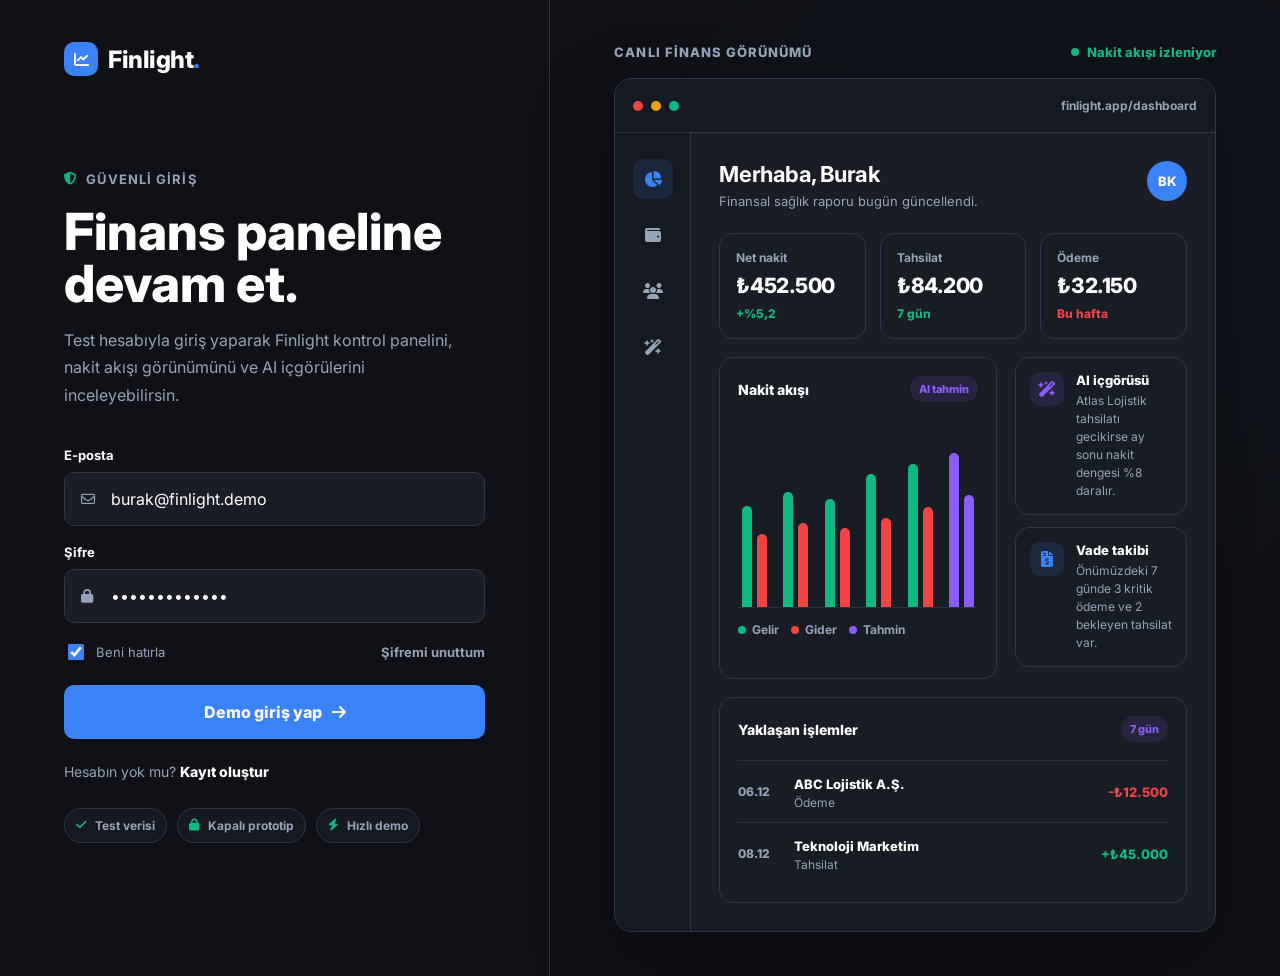
<file: index.html>
<!DOCTYPE html>
<html lang="tr">

<head>
    <meta charset="UTF-8">
    <meta name="viewport" content="width=device-width, initial-scale=1.0">
    <meta http-equiv="refresh" content="0; url=signin.html">
    <title>Finlight - Giriş</title>
    <script>
        window.location.replace('signin.html');
    </script>
</head>

<body>
    <a href="signin.html">Finlight giriş ekranına devam et</a>
</body>

</html>
</file>
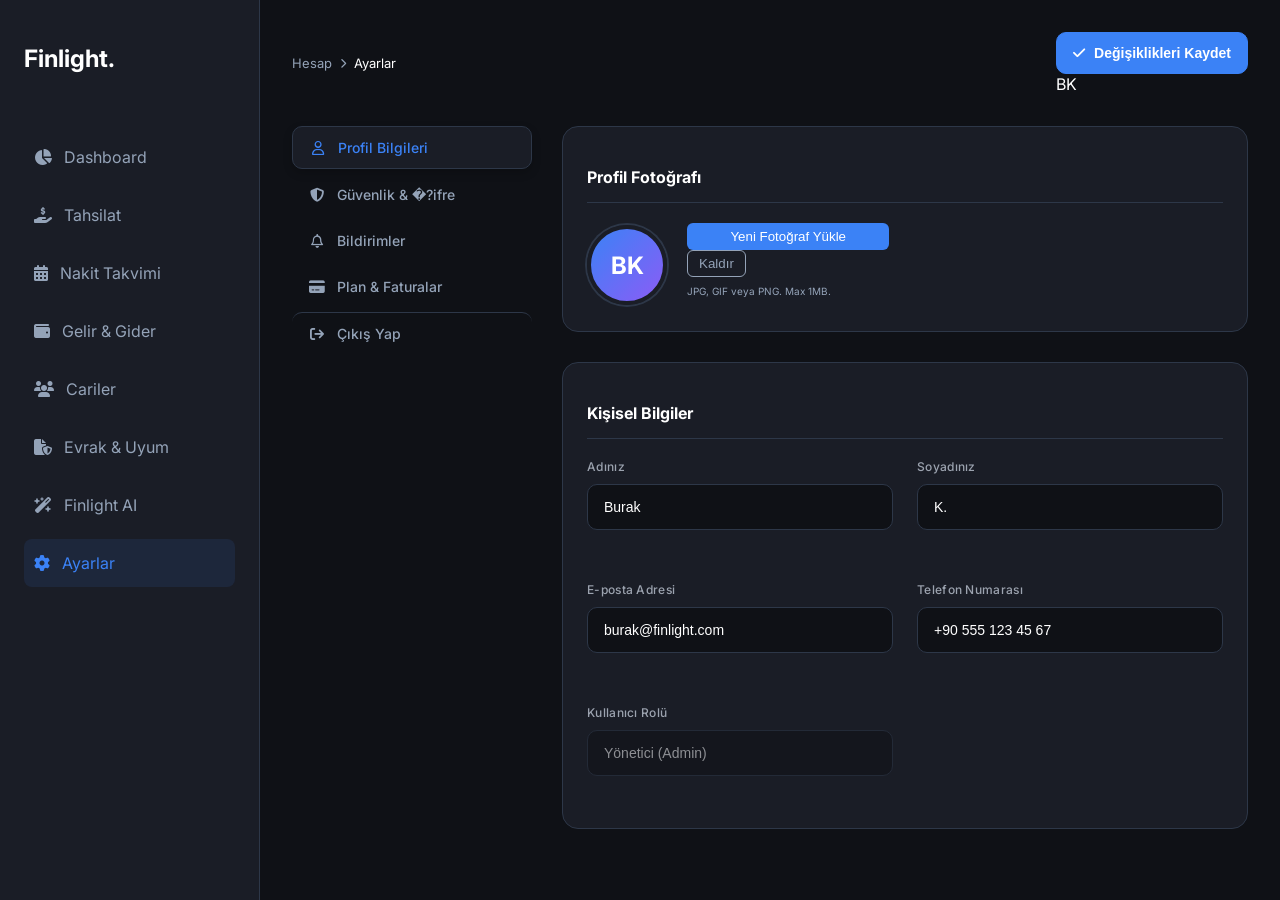
<file: ayarlar.html>
<!DOCTYPE html>
<html lang="tr">

<head>
    <meta charset="UTF-8">
    <meta name="viewport" content="width=device-width, initial-scale=1.0">
    <title>Finlight - Ayarlar</title>
    <link href="https://fonts.googleapis.com/css2?family=Inter:wght@400;500;600;700&display=swap" rel="stylesheet">
    <link rel="stylesheet" href="https://cdnjs.cloudflare.com/ajax/libs/font-awesome/6.4.0/css/all.min.css">
    <link rel="stylesheet" href="style.css">
</head>

<body>

    <div class="app-container">
        <aside class="sidebar">
            <div class="logo">
                <h2>Finlight<span class="dot">.</span></h2>
            </div>
            <nav class="menu">
                <a href="dashboard.html"><i class="fa-solid fa-chart-pie"></i> Dashboard</a>
                <a href="tahsilat.html"><i class="fa-solid fa-hand-holding-dollar"></i> Tahsilat</a>
                <a href="nakit_takvimi.html"><i class="fa-solid fa-calendar-days"></i> Nakit Takvimi</a>
                <a href="gelirgider.html"><i class="fa-solid fa-wallet"></i> Gelir & Gider</a>
                <a href="cariler.html"><i class="fa-solid fa-users"></i> Cariler</a>
                <a href="evrak_uyum.html"><i class="fa-solid fa-file-shield"></i> Evrak & Uyum</a>
                <a href="ai.html"><i class="fa-solid fa-wand-magic-sparkles"></i> Finlight AI</a>
                <a href="ayarlar.html"><i class="fa-solid fa-gear"></i> Ayarlar</a>
            </nav>
        </aside>

        <main class="main-content">

            <header class="top-bar">
                <div class="breadcrumb">
                    <span class="text-muted">Hesap</span> <i class="fa-solid fa-chevron-right text-xs"></i>
                    <span>Ayarlar</span>
                </div>
                <div class="actions">
                    <button class="btn-primary" onclick="alert('Değişiklikler kaydedildi!')"><i
                            class="fa-solid fa-check"></i> Değişiklikleri Kaydet</button>
                    <div class="user-profile">
                        <div class="avatar">BK</div>
                    </div>
                </div>
            </header>

            <div class="settings-container">
                <div class="settings-sidebar">
                    <div class="settings-nav-item active" data-target="profile">
                        <i class="fa-regular fa-user"></i> Profil Bilgileri
                    </div>
                    <div class="settings-nav-item" data-target="security">
                        <i class="fa-solid fa-shield-halved"></i> Güvenlik & �?ifre
                    </div>
                    <div class="settings-nav-item" data-target="notifications">
                        <i class="fa-regular fa-bell"></i> Bildirimler
                    </div>
                    <div class="settings-nav-item" data-target="billing">
                        <i class="fa-solid fa-credit-card"></i> Plan & Faturalar
                    </div>
                    <div class="settings-nav-item text-red"
                        style="margin-top: auto; border-top: 1px solid var(--border-color);">
                        <i class="fa-solid fa-arrow-right-from-bracket"></i> Çıkış Yap
                    </div>
                </div>

                <div class="settings-content">

                    <div id="profile" class="tab-content active">
                        <div class="card mb-30">
                            <h3 class="card-title">Profil Fotoğrafı</h3>
                            <div class="avatar-upload-area">
                                <div class="avatar-preview">BK</div>
                                <div class="upload-controls">
                                    <button class="btn-primary-outline btn-sm">Yeni Fotoğraf Yükle</button>
                                    <button class="btn-sm-outline text-red">Kaldır</button>
                                    <p class="text-muted text-xs mt-2">JPG, GIF veya PNG. Max 1MB.</p>
                                </div>
                            </div>
                        </div>

                        <div class="card">
                            <h3 class="card-title">Kişisel Bilgiler</h3>
                            <div class="form-grid">
                                <div class="form-group">
                                    <label>Adınız</label>
                                    <input type="text" value="Burak">
                                </div>
                                <div class="form-group">
                                    <label>Soyadınız</label>
                                    <input type="text" value="K.">
                                </div>
                                <div class="form-group">
                                    <label>E-posta Adresi</label>
                                    <input type="email" value="burak@finlight.com">
                                </div>
                                <div class="form-group">
                                    <label>Telefon Numarası</label>
                                    <input type="tel" value="+90 555 123 45 67">
                                </div>
                                <div class="form-group full">
                                    <label>Kullanıcı Rolü</label>
                                    <input type="text" value="Yönetici (Admin)" disabled style="opacity: 0.5;">
                                </div>
                            </div>
                        </div>
                    </div>

                    <div id="security" class="tab-content">
                        <div class="card mb-30">
                            <h3 class="card-title">�?ifre Değiştir</h3>
                            <div class="form-group full">
                                <label>Mevcut �?ifre</label>
                                <input type="password" placeholder="••••••••">
                            </div>
                            <div class="form-grid">
                                <div class="form-group">
                                    <label>Yeni �?ifre</label>
                                    <input type="password">
                                </div>
                                <div class="form-group">
                                    <label>Yeni �?ifre (Tekrar)</label>
                                    <input type="password">
                                </div>
                            </div>
                        </div>

                        <div class="card">
                            <div class="toggle-row">
                                <div>
                                    <h4 style="margin:0; font-size:14px;">İki Faktörlü Doğrulama (2FA)</h4>
                                    <p class="text-muted text-xs">Hesabınıza giriş yaparken telefonunuza kod gönderilir.
                                    </p>
                                </div>
                                <label class="switch">
                                    <input type="checkbox" checked>
                                    <span class="slider round"></span>
                                </label>
                            </div>
                        </div>
                    </div>

                    <div id="notifications" class="tab-content">
                        <div class="card">
                            <h3 class="card-title">E-posta Bildirimleri</h3>

                            <div class="toggle-row border-bottom">
                                <div>
                                    <span class="d-block font-500">Haftalık Rapor</span>
                                    <span class="text-muted text-xs">Her Pazartesi finansal özet raporu gönder.</span>
                                </div>
                                <label class="switch">
                                    <input type="checkbox" checked>
                                    <span class="slider round"></span>
                                </label>
                            </div>

                            <div class="toggle-row border-bottom">
                                <div>
                                    <span class="d-block font-500">Tahsilat Uyarıları</span>
                                    <span class="text-muted text-xs">Vadesi geçen ödemeler için beni uyar.</span>
                                </div>
                                <label class="switch">
                                    <input type="checkbox" checked>
                                    <span class="slider round"></span>
                                </label>
                            </div>

                            <div class="toggle-row">
                                <div>
                                    <span class="d-block font-500">Pazarlama & Yenilikler</span>
                                    <span class="text-muted text-xs">Yeni Finlight özellikleri hakkında haber
                                        ver.</span>
                                </div>
                                <label class="switch">
                                    <input type="checkbox">
                                    <span class="slider round"></span>
                                </label>
                            </div>
                        </div>
                    </div>

                    <div id="billing" class="tab-content">
                        <div class="card plan-card-gradient mb-30">
                            <div style="display:flex; justify-content:space-between; align-items:center;">
                                <div>
                                    <span class="badge-tag"
                                        style="background: rgba(255,255,255,0.2); color: white;">Mevcut Plan</span>
                                    <h2 style="color:white; margin: 10px 0;">Finlight Pro</h2>
                                    <p style="color: rgba(255,255,255,0.8); font-size: 13px;">Yenilenme Tarihi: 12 Ocak
                                        2026</p>
                                </div>
                                <div style="text-align:right;">
                                    <div style="font-size:24px; font-weight:700; color:white;">₺250<span
                                            style="font-size:14px; font-weight:400;">/ay</span></div>
                                    <button class="btn-sm"
                                        style="background:white; color: var(--primary-color); margin-top:10px;">Planı
                                        Yükselt</button>
                                </div>
                            </div>
                        </div>

                        <div class="card">
                            <h3 class="card-title">Ödeme Yöntemi</h3>
                            <div class="payment-method-row">
                                <div class="pm-icon"><i class="fa-brands fa-cc-mastercard"></i></div>
                                <div class="pm-info">
                                    <div class="pm-name">Mastercard •••• 4242</div>
                                    <div class="pm-sub">Sona Erme: 08/28</div>
                                </div>
                                <button class="btn-sm-outline">Düzenle</button>
                            </div>
                        </div>
                    </div>

                </div>
            </div>

        </main>
    </div>

    <script src="script.js"></script>
    <script>
        // Sayfa içi Tab Geçiş Mantığı
        const tabs = document.querySelectorAll('.settings-nav-item');
        const contents = document.querySelectorAll('.tab-content');

        tabs.forEach(tab => {
            tab.addEventListener('click', () => {
                // Remove active class from all
                tabs.forEach(t => t.classList.remove('active'));
                contents.forEach(c => c.classList.remove('active'));

                // Add active to clicked
                tab.classList.add('active');
                const target = tab.getAttribute('data-target');
                if (target) {
                    document.getElementById(target).classList.add('active');
                }
            });
        });
    </script>
</body>

</html>
</file>
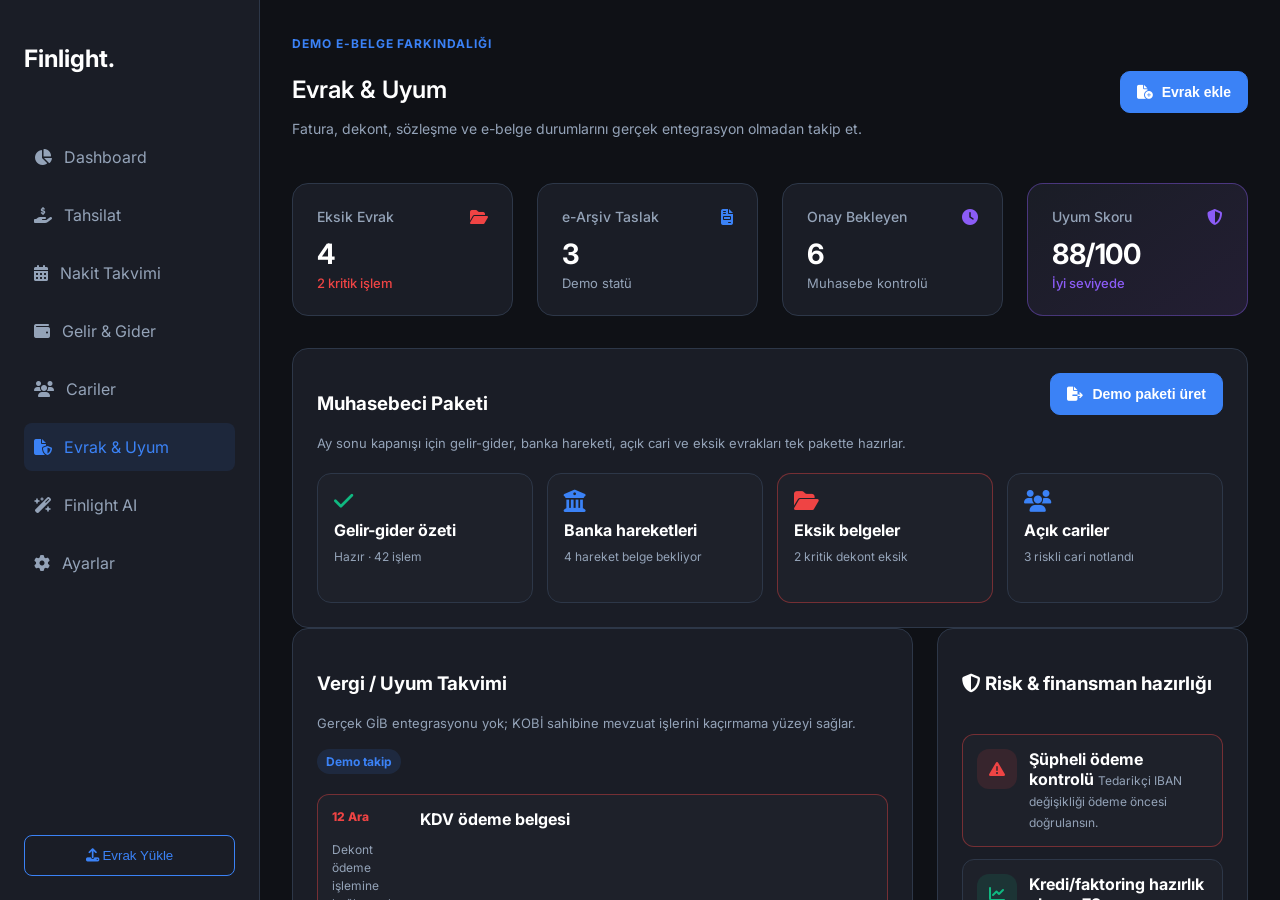
<file: evrak_uyum.html>
<!DOCTYPE html>
<html lang="tr">

<head>
    <meta charset="UTF-8">
    <meta name="viewport" content="width=device-width, initial-scale=1.0">
    <title>Finlight - Evrak & Uyum</title>
    <link href="https://fonts.googleapis.com/css2?family=Inter:wght@400;500;600;700&display=swap" rel="stylesheet">
    <link rel="stylesheet" href="https://cdnjs.cloudflare.com/ajax/libs/font-awesome/6.4.0/css/all.min.css">
    <link rel="stylesheet" href="style.css">
</head>

<body>
    <div class="app-container">
        <aside class="sidebar">
            <div class="logo">
                <h2>Finlight<span class="dot">.</span></h2>
            </div>
            <nav class="menu">
                <a href="dashboard.html"><i class="fa-solid fa-chart-pie"></i> Dashboard</a>
                <a href="tahsilat.html"><i class="fa-solid fa-hand-holding-dollar"></i> Tahsilat</a>
                <a href="nakit_takvimi.html"><i class="fa-solid fa-calendar-days"></i> Nakit Takvimi</a>
                <a href="gelirgider.html"><i class="fa-solid fa-wallet"></i> Gelir & Gider</a>
                <a href="cariler.html"><i class="fa-solid fa-users"></i> Cariler</a>
                <a href="evrak_uyum.html"><i class="fa-solid fa-file-shield"></i> Evrak & Uyum</a>
                <a href="ai.html"><i class="fa-solid fa-wand-magic-sparkles"></i> Finlight AI</a>
                <a href="ayarlar.html"><i class="fa-solid fa-gear"></i> Ayarlar</a>
            </nav>
            <div class="sidebar-footer">
                <button class="btn-primary-outline"><i class="fa-solid fa-upload"></i> Evrak Yükle</button>
            </div>
        </aside>

        <main class="main-content">
            <header class="top-bar">
                <div class="welcome-text">
                    <span class="page-kicker">Demo e-belge farkındalığı</span>
                    <h1>Evrak & Uyum</h1>
                    <p>Fatura, dekont, sözleşme ve e-belge durumlarını gerçek entegrasyon olmadan takip et.</p>
                </div>
                <button class="btn-primary"><i class="fa-solid fa-file-circle-plus"></i> Evrak ekle</button>
            </header>

            <div class="kpi-grid">
                <div class="card kpi-card">
                    <div class="kpi-header"><span class="kpi-title">Eksik Evrak</span><i class="fa-solid fa-folder-open text-red"></i></div>
                    <div class="kpi-value">4</div>
                    <div class="kpi-change text-red">2 kritik işlem</div>
                </div>
                <div class="card kpi-card">
                    <div class="kpi-header"><span class="kpi-title">e-Arşiv Taslak</span><i class="fa-solid fa-file-invoice text-blue"></i></div>
                    <div class="kpi-value">3</div>
                    <div class="kpi-sub text-muted">Demo statü</div>
                </div>
                <div class="card kpi-card">
                    <div class="kpi-header"><span class="kpi-title">Onay Bekleyen</span><i class="fa-solid fa-clock text-purple"></i></div>
                    <div class="kpi-value">6</div>
                    <div class="kpi-sub text-muted">Muhasebe kontrolü</div>
                </div>
                <div class="card kpi-card ai-card">
                    <div class="kpi-header"><span class="kpi-title">Uyum Skoru</span><i class="fa-solid fa-shield-halved text-purple"></i></div>
                    <div class="kpi-value">88<span class="text-sm">/100</span></div>
                    <div class="kpi-change text-purple">İyi seviyede</div>
                </div>
            </div>

            <section class="card table-card" id="muhasebeci-paketi">
                <div class="card-header">
                    <div>
                        <h3>Muhasebeci Paketi</h3>
                        <p class="section-note">Ay sonu kapanışı için gelir-gider, banka hareketi, açık cari ve eksik evrakları tek pakette hazırlar.</p>
                    </div>
                    <button class="btn-primary"><i class="fa-solid fa-file-export"></i> Demo paketi üret</button>
                </div>
                <div class="accountant-pack-grid">
                    <div class="pack-item done"><i class="fa-solid fa-check"></i><strong>Gelir-gider özeti</strong><span>Hazır · 42 işlem</span></div>
                    <div class="pack-item warning"><i class="fa-solid fa-building-columns"></i><strong>Banka hareketleri</strong><span>4 hareket belge bekliyor</span></div>
                    <div class="pack-item danger"><i class="fa-solid fa-folder-open"></i><strong>Eksik belgeler</strong><span>2 kritik dekont eksik</span></div>
                    <div class="pack-item"><i class="fa-solid fa-users"></i><strong>Açık cariler</strong><span>3 riskli cari notlandı</span></div>
                </div>
            </section>

            <div class="grid-2-1">
                <section class="card table-card">
                    <div class="card-header">
                        <div>
                            <h3>Vergi / Uyum Takvimi</h3>
                            <p class="section-note">Gerçek GİB entegrasyonu yok; KOBİ sahibine mevzuat işlerini kaçırmama yüzeyi sağlar.</p>
                        </div>
                        <span class="status info">Demo takip</span>
                    </div>
                    <div class="compliance-timeline">
                        <div class="compliance-step danger">
                            <span>12 Ara</span>
                            <strong>KDV ödeme belgesi</strong>
                            <small>Dekont ödeme işlemine bağlanmalı</small>
                        </div>
                        <div class="compliance-step warning">
                            <span>15 Ara</span>
                            <strong>e-Arşiv taslak kontrolü</strong>
                            <small>Nova Reklam faturası muhasebe onayı bekliyor</small>
                        </div>
                        <div class="compliance-step">
                            <span>31 Ara</span>
                            <strong>e-Defter hazırlık kontrolü</strong>
                            <small>Berat ve muhasebe fişi notları için demo hatırlatma</small>
                        </div>
                    </div>
                </section>

                <aside class="card insight-card">
                    <div class="card-header">
                        <h3><i class="fa-solid fa-shield-halved"></i> Risk & finansman hazırlığı</h3>
                    </div>
                    <div class="approval-list">
                        <div class="approval-item danger">
                            <span class="module-icon red"><i class="fa-solid fa-triangle-exclamation"></i></span>
                            <div>
                                <strong>Şüpheli ödeme kontrolü</strong>
                                <small>Tedarikçi IBAN değişikliği ödeme öncesi doğrulansın.</small>
                            </div>
                        </div>
                        <div class="approval-item">
                            <span class="module-icon green"><i class="fa-solid fa-chart-line"></i></span>
                            <div>
                                <strong>Kredi/faktoring hazırlık skoru: 78</strong>
                                <small>Açık fatura ve nakit projeksiyonu hazır; 2 belge eksik.</small>
                            </div>
                        </div>
                        <div class="approval-item warning">
                            <span class="module-icon blue"><i class="fa-solid fa-percent"></i></span>
                            <div>
                                <strong>Kâr marjı sinyali</strong>
                                <small>Altyapı giderleri 2 ayda %18 arttı; abonelikler incelensin.</small>
                            </div>
                        </div>
                    </div>
                </aside>
            </div>

            <div class="grid-2-1">
                <section class="card table-card">
                    <div class="card-header">
                        <h3>Belge Kontrol Listesi</h3>
                        <a href="gelirgider.html" class="view-all">İşleme bağla</a>
                    </div>
                    <div class="document-grid">
                        <div class="document-card danger">
                            <i class="fa-solid fa-file-pdf"></i>
                            <strong>ABC Lojistik ödeme dekontu</strong>
                            <span>Eksik · ödeme öncesi gerekli</span>
                        </div>
                        <div class="document-card warning">
                            <i class="fa-solid fa-file-invoice"></i>
                            <strong>Nova Reklam e-Arşiv taslağı</strong>
                            <span>Kontrol bekliyor</span>
                        </div>
                        <div class="document-card">
                            <i class="fa-solid fa-file-contract"></i>
                            <strong>Teknoloji Marketim sözleşme</strong>
                            <span>Geçerli · 2026 yenileme</span>
                        </div>
                        <div class="document-card">
                            <i class="fa-solid fa-receipt"></i>
                            <strong>AWS EMEA fatura</strong>
                            <span>Kategori eşleşti</span>
                        </div>
                    </div>
                </section>

                <aside class="card insight-card">
                    <div class="card-header">
                        <h3><i class="fa-solid fa-circle-info"></i> Uyum notu</h3>
                    </div>
                    <div class="insight-content">
                        <div class="insight-item">
                            <div class="tag warning">MVP sınırı</div>
                            <p>Bu sayfa gerçek GİB entegrasyonu yapmaz; e-belge farkındalığı ve operasyonel takip içindir.</p>
                        </div>
                        <div class="insight-item">
                            <div class="tag success">Değer</div>
                            <p>KOBİ sahibi hangi işlemde hangi belgenin eksik olduğunu hızlıca görebilir.</p>
                        </div>
                        <button class="btn-ai">Eksik evrakları sırala</button>
                    </div>
                </aside>
            </div>

            <section class="card table-card">
                <div class="card-header">
                    <h3>Yaklaşan Uyum Aksiyonları</h3>
                    <span class="text-muted">Demo takvim</span>
                </div>
                <div class="table-container">
                    <div class="table-row">
                        <div class="col-fixed-sm">12.12</div>
                        <div class="col-flex-2"><strong>KDV ödeme belgesi</strong><span class="row-sub">Vergi ödemesine bağlanacak</span></div>
                        <div class="col-flex-1 text-right"><span class="status warning">Bekliyor</span></div>
                    </div>
                    <div class="table-row">
                        <div class="col-fixed-sm">15.12</div>
                        <div class="col-flex-2"><strong>e-Arşiv taslak kontrolü</strong><span class="row-sub">Nova Reklam</span></div>
                        <div class="col-flex-1 text-right"><span class="status info">Planlandı</span></div>
                    </div>
                </div>
            </section>
        </main>
    </div>

    <script src="script.js"></script>
</body>

</html>
</file>
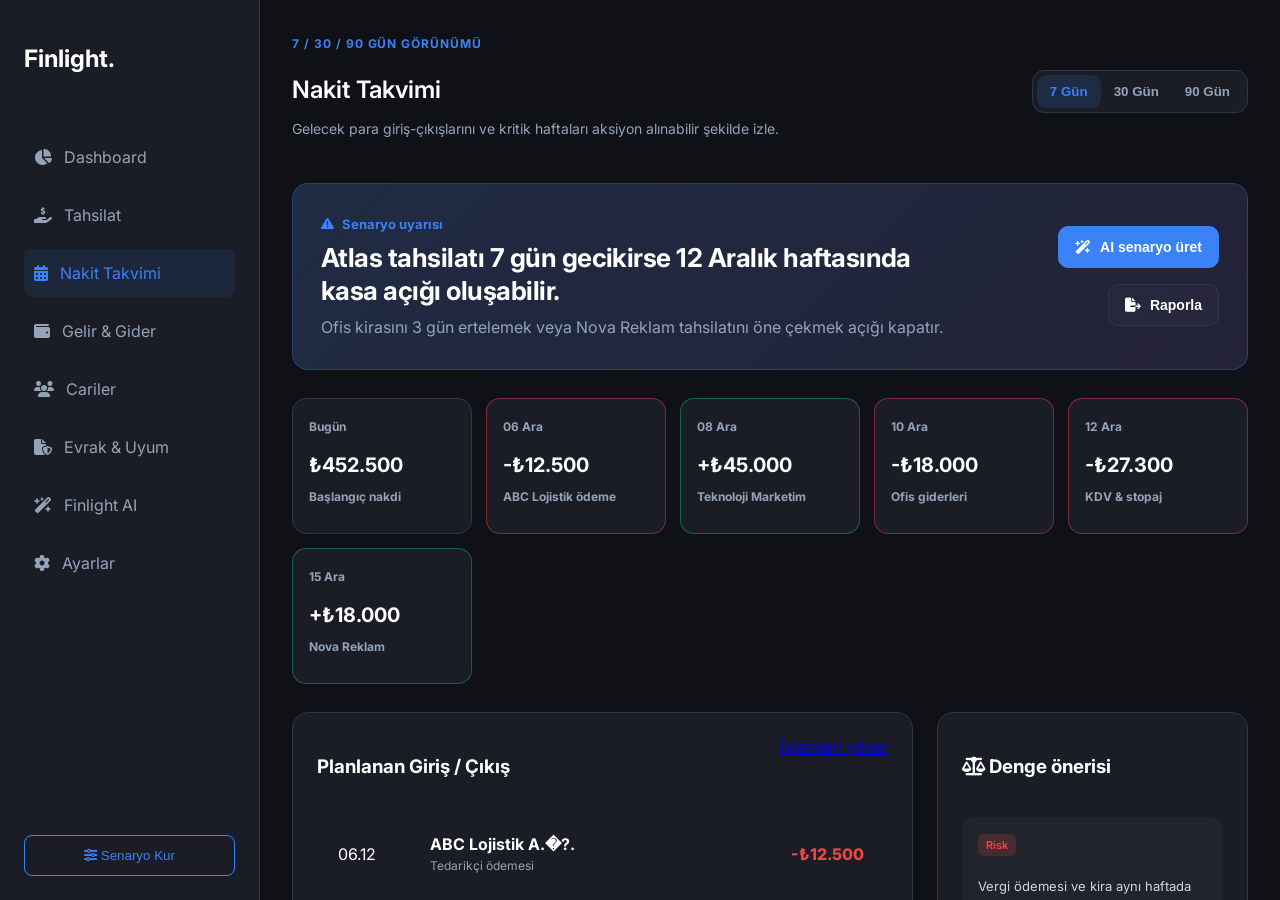
<file: nakit_takvimi.html>
<!DOCTYPE html>
<html lang="tr">

<head>
    <meta charset="UTF-8">
    <meta name="viewport" content="width=device-width, initial-scale=1.0">
    <title>Finlight - Nakit Takvimi</title>
    <link href="https://fonts.googleapis.com/css2?family=Inter:wght@400;500;600;700&display=swap" rel="stylesheet">
    <link rel="stylesheet" href="https://cdnjs.cloudflare.com/ajax/libs/font-awesome/6.4.0/css/all.min.css">
    <link rel="stylesheet" href="style.css">
</head>

<body>
    <div class="app-container">
        <aside class="sidebar">
            <div class="logo">
                <h2>Finlight<span class="dot">.</span></h2>
            </div>
            <nav class="menu">
                <a href="dashboard.html"><i class="fa-solid fa-chart-pie"></i> Dashboard</a>
                <a href="tahsilat.html"><i class="fa-solid fa-hand-holding-dollar"></i> Tahsilat</a>
                <a href="nakit_takvimi.html"><i class="fa-solid fa-calendar-days"></i> Nakit Takvimi</a>
                <a href="gelirgider.html"><i class="fa-solid fa-wallet"></i> Gelir & Gider</a>
                <a href="cariler.html"><i class="fa-solid fa-users"></i> Cariler</a>
                <a href="evrak_uyum.html"><i class="fa-solid fa-file-shield"></i> Evrak & Uyum</a>
                <a href="ai.html"><i class="fa-solid fa-wand-magic-sparkles"></i> Finlight AI</a>
                <a href="ayarlar.html"><i class="fa-solid fa-gear"></i> Ayarlar</a>
            </nav>
            <div class="sidebar-footer">
                <button class="btn-primary-outline"><i class="fa-solid fa-sliders"></i> Senaryo Kur</button>
            </div>
        </aside>

        <main class="main-content">
            <header class="top-bar">
                <div class="welcome-text">
                    <span class="page-kicker">7 / 30 / 90 gün görünümü</span>
                    <h1>Nakit Takvimi</h1>
                    <p>Gelecek para giriş-çıkışlarını ve kritik haftaları aksiyon alınabilir şekilde izle.</p>
                </div>
                <div class="segmented-control">
                    <button class="active">7 Gün</button>
                    <button>30 Gün</button>
                    <button>90 Gün</button>
                </div>
            </header>

            <section class="focus-hero">
                <div>
                    <span class="hero-label"><i class="fa-solid fa-triangle-exclamation"></i> Senaryo uyarısı</span>
                    <h2>Atlas tahsilatı 7 gün gecikirse 12 Aralık haftasında kasa açığı oluşabilir.</h2>
                    <p>Ofis kirasını 3 gün ertelemek veya Nova Reklam tahsilatını öne çekmek açığı kapatır.</p>
                </div>
                <div class="hero-actions-inline">
                    <button class="btn-primary"><i class="fa-solid fa-wand-magic-sparkles"></i> AI senaryo üret</button>
                    <button class="btn-outline"><i class="fa-solid fa-file-export"></i> Raporla</button>
                </div>
            </section>

            <div class="calendar-grid">
                <div class="cash-day">
                    <span class="day-name">Bugün</span>
                    <strong>₺452.500</strong>
                    <small>Başlangıç nakdi</small>
                </div>
                <div class="cash-day danger">
                    <span class="day-name">06 Ara</span>
                    <strong>-₺12.500</strong>
                    <small>ABC Lojistik ödeme</small>
                </div>
                <div class="cash-day success">
                    <span class="day-name">08 Ara</span>
                    <strong>+₺45.000</strong>
                    <small>Teknoloji Marketim</small>
                </div>
                <div class="cash-day danger">
                    <span class="day-name">10 Ara</span>
                    <strong>-₺18.000</strong>
                    <small>Ofis giderleri</small>
                </div>
                <div class="cash-day danger">
                    <span class="day-name">12 Ara</span>
                    <strong>-₺27.300</strong>
                    <small>KDV & stopaj</small>
                </div>
                <div class="cash-day success">
                    <span class="day-name">15 Ara</span>
                    <strong>+₺18.000</strong>
                    <small>Nova Reklam</small>
                </div>
            </div>

            <div class="grid-2-1">
                <section class="card table-card">
                    <div class="card-header">
                        <h3>Planlanan Giriş / Çıkış</h3>
                        <a href="gelirgider.html" class="view-all">İşlemleri yönet</a>
                    </div>
                    <div class="table-container">
                        <div class="table-row">
                            <div class="col-fixed-sm">06.12</div>
                            <div class="col-flex-2"><strong>ABC Lojistik A.�?.</strong><span class="row-sub">Tedarikçi ödemesi</span></div>
                            <div class="col-flex-1 text-right amount-red">-₺12.500</div>
                            <div class="col-flex-1 text-right"><span class="status warning">Yarın</span></div>
                        </div>
                        <div class="table-row">
                            <div class="col-fixed-sm">08.12</div>
                            <div class="col-flex-2"><strong>Teknoloji Marketim</strong><span class="row-sub">Tahsilat</span></div>
                            <div class="col-flex-1 text-right amount-green">+₺45.000</div>
                            <div class="col-flex-1 text-right"><span class="status success">Bekleniyor</span></div>
                        </div>
                        <div class="table-row">
                            <div class="col-fixed-sm">12.12</div>
                            <div class="col-flex-2"><strong>Vergi ödemeleri</strong><span class="row-sub">KDV ve stopaj</span></div>
                            <div class="col-flex-1 text-right amount-red">-₺27.300</div>
                            <div class="col-flex-1 text-right"><span class="status danger">Kritik</span></div>
                        </div>
                    </div>
                </section>

                <aside class="card insight-card">
                    <div class="card-header">
                        <h3><i class="fa-solid fa-scale-balanced"></i> Denge önerisi</h3>
                    </div>
                    <div class="insight-content">
                        <div class="insight-item">
                            <div class="tag warning">Risk</div>
                            <p>Vergi ödemesi ve kira aynı haftada kasa tamponunu zayıflatıyor.</p>
                        </div>
                        <div class="insight-item">
                            <div class="tag success">Çözüm</div>
                            <p>Nova Reklam tahsilatı için erken ödeme indirimi sunulabilir.</p>
                        </div>
                        <a href="tahsilat.html" class="btn-ai">Tahsilatı hızlandır</a>
                    </div>
                </aside>
            </div>
        </main>
    </div>

    <script src="script.js"></script>
</body>

</html>
</file>
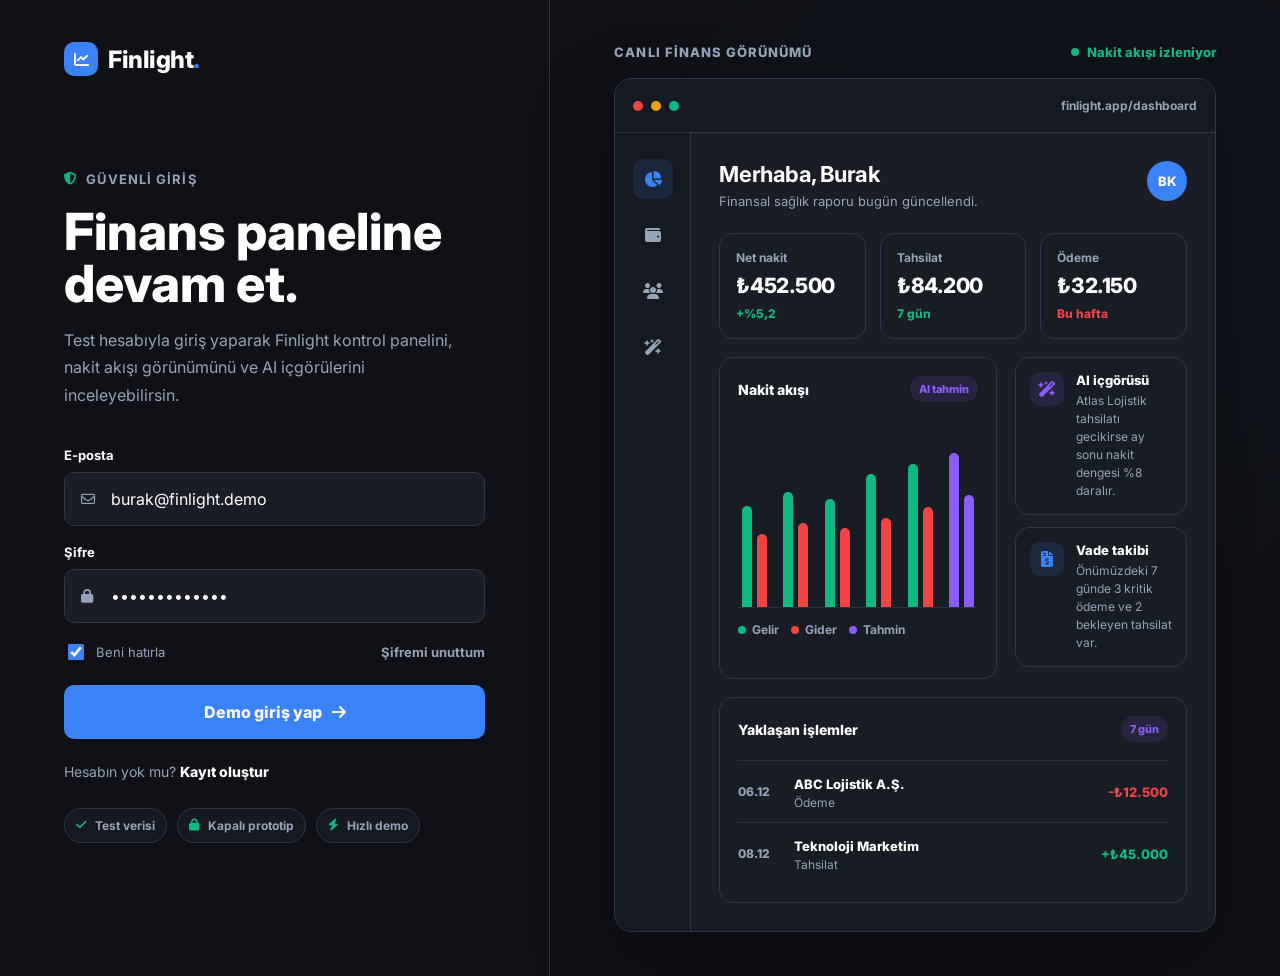
<file: signin.html>
<!DOCTYPE html>
<html lang="tr">

<head>
    <meta charset="UTF-8">
    <meta name="viewport" content="width=device-width, initial-scale=1.0">
    <title>Finlight - Giriş Yap</title>
    <link href="https://fonts.googleapis.com/css2?family=Inter:wght@400;500;600;700;800&display=swap" rel="stylesheet">
    <link rel="stylesheet" href="https://cdnjs.cloudflare.com/ajax/libs/font-awesome/6.4.0/css/all.min.css">
    <link rel="stylesheet" href="auth.css">
</head>

<body>
    <main class="auth-shell">
        <section class="auth-panel">
            <a href="signin.html" class="auth-brand" aria-label="Finlight">
                <span class="brand-mark"><i class="fa-solid fa-chart-line"></i></span>
                <span>Finlight<span class="dot">.</span></span>
            </a>

            <div class="auth-card">
                <div class="eyebrow"><i class="fa-solid fa-shield-halved"></i> Güvenli giriş</div>
                <h1 class="auth-title">Finans paneline devam et.</h1>
                <p class="auth-copy">
                    Test hesabıyla giriş yaparak Finlight kontrol panelini, nakit akışı görünümünü ve AI içgörülerini
                    inceleyebilirsin.
                </p>

                <form class="auth-form" action="dashboard.html" method="get">
                    <div class="field-group">
                        <label for="email">E-posta</label>
                        <div class="input-wrap">
                            <i class="fa-regular fa-envelope"></i>
                            <input id="email" name="email" type="email" value="burak@finlight.demo"
                                autocomplete="email" required>
                        </div>
                    </div>

                    <div class="field-group">
                        <label for="password">Şifre</label>
                        <div class="input-wrap">
                            <i class="fa-solid fa-lock"></i>
                            <input id="password" name="password" type="password" value="finlight-demo"
                                autocomplete="current-password" required>
                        </div>
                    </div>

                    <div class="form-row">
                        <label class="check-label">
                            <input type="checkbox" checked>
                            <span>Beni hatırla</span>
                        </label>
                        <a href="signin.html" class="link-muted">Şifremi unuttum</a>
                    </div>

                    <button type="submit" class="btn-primary">
                        Demo giriş yap
                        <i class="fa-solid fa-arrow-right"></i>
                    </button>

                    <p class="auth-switch">Hesabın yok mu? <a href="signup.html">Kayıt oluştur</a></p>
                </form>

                <div class="trust-strip" aria-label="Güven göstergeleri">
                    <span class="trust-item"><i class="fa-solid fa-check"></i> Test verisi</span>
                    <span class="trust-item"><i class="fa-solid fa-lock"></i> Kapalı prototip</span>
                    <span class="trust-item"><i class="fa-solid fa-bolt"></i> Hızlı demo</span>
                </div>
            </div>
        </section>

        <section class="auth-side" aria-label="Finlight ürün önizlemesi">
            <div class="product-preview">
                <div class="preview-topline">
                    <span class="preview-kicker">Canlı finans görünümü</span>
                    <span class="preview-status"><span class="pulse-dot"></span> Nakit akışı izleniyor</span>
                </div>

                <div class="preview-window">
                    <div class="window-bar">
                        <div class="window-dots"><span></span><span></span><span></span></div>
                        <span class="window-route">finlight.app/dashboard</span>
                    </div>

                    <div class="preview-body">
                        <aside class="mock-sidebar" aria-hidden="true">
                            <span class="mock-nav active"><i class="fa-solid fa-chart-pie"></i></span>
                            <span class="mock-nav"><i class="fa-solid fa-wallet"></i></span>
                            <span class="mock-nav"><i class="fa-solid fa-users"></i></span>
                            <span class="mock-nav"><i class="fa-solid fa-wand-magic-sparkles"></i></span>
                        </aside>

                        <div class="mock-main">
                            <header class="mock-header">
                                <div>
                                    <h2>Merhaba, Burak</h2>
                                    <p>Finansal sağlık raporu bugün güncellendi.</p>
                                </div>
                                <span class="mock-avatar">BK</span>
                            </header>

                            <div class="metric-grid">
                                <div class="metric-tile">
                                    <span class="metric-label">Net nakit</span>
                                    <span class="metric-value">₺452.500</span>
                                    <span class="metric-change">+%5,2</span>
                                </div>
                                <div class="metric-tile">
                                    <span class="metric-label">Tahsilat</span>
                                    <span class="metric-value">₺84.200</span>
                                    <span class="metric-change">7 gün</span>
                                </div>
                                <div class="metric-tile">
                                    <span class="metric-label">Ödeme</span>
                                    <span class="metric-value">₺32.150</span>
                                    <span class="metric-change danger">Bu hafta</span>
                                </div>
                            </div>

                            <div class="mock-grid">
                                <section class="cashflow-panel">
                                    <div class="panel-head">
                                        <span class="panel-title">Nakit akışı</span>
                                        <span class="panel-chip">AI tahmin</span>
                                    </div>
                                    <div class="chart-bars" aria-hidden="true">
                                        <div class="bar-set">
                                            <span class="bar income" style="height: 58%"></span>
                                            <span class="bar expense" style="height: 42%"></span>
                                        </div>
                                        <div class="bar-set">
                                            <span class="bar income" style="height: 66%"></span>
                                            <span class="bar expense" style="height: 48%"></span>
                                        </div>
                                        <div class="bar-set">
                                            <span class="bar income" style="height: 62%"></span>
                                            <span class="bar expense" style="height: 45%"></span>
                                        </div>
                                        <div class="bar-set">
                                            <span class="bar income" style="height: 76%"></span>
                                            <span class="bar expense" style="height: 51%"></span>
                                        </div>
                                        <div class="bar-set">
                                            <span class="bar income" style="height: 82%"></span>
                                            <span class="bar expense" style="height: 57%"></span>
                                        </div>
                                        <div class="bar-set">
                                            <span class="bar forecast" style="height: 88%"></span>
                                            <span class="bar forecast" style="height: 64%"></span>
                                        </div>
                                    </div>
                                    <div class="chart-legend">
                                        <span><i class="legend-dot income"></i>Gelir</span>
                                        <span><i class="legend-dot expense"></i>Gider</span>
                                        <span><i class="legend-dot forecast"></i>Tahmin</span>
                                    </div>
                                </section>

                                <section>
                                    <div class="insight-tile">
                                        <span class="insight-icon ai"><i class="fa-solid fa-wand-magic-sparkles"></i></span>
                                        <div>
                                            <p class="insight-title">AI içgörüsü</p>
                                            <p class="insight-copy">Atlas Lojistik tahsilatı gecikirse ay sonu nakit
                                                dengesi %8 daralır.</p>
                                        </div>
                                    </div>
                                    <div class="insight-tile">
                                        <span class="insight-icon"><i class="fa-solid fa-file-invoice-dollar"></i></span>
                                        <div>
                                            <p class="insight-title">Vade takibi</p>
                                            <p class="insight-copy">Önümüzdeki 7 günde 3 kritik ödeme ve 2 bekleyen
                                                tahsilat var.</p>
                                        </div>
                                    </div>
                                </section>
                            </div>

                            <section class="timeline-panel">
                                <div class="panel-head">
                                    <span class="panel-title">Yaklaşan işlemler</span>
                                    <span class="panel-chip">7 gün</span>
                                </div>
                                <div class="timeline-row">
                                    <span class="timeline-date">06.12</span>
                                    <span>
                                        <span class="timeline-name">ABC Lojistik A.Ş.</span>
                                        <span class="timeline-meta">Ödeme</span>
                                    </span>
                                    <span class="timeline-amount expense">-₺12.500</span>
                                </div>
                                <div class="timeline-row">
                                    <span class="timeline-date">08.12</span>
                                    <span>
                                        <span class="timeline-name">Teknoloji Marketim</span>
                                        <span class="timeline-meta">Tahsilat</span>
                                    </span>
                                    <span class="timeline-amount income">+₺45.000</span>
                                </div>
                            </section>
                        </div>
                    </div>
                </div>
            </div>
        </section>
    </main>
</body>

</html>
</file>
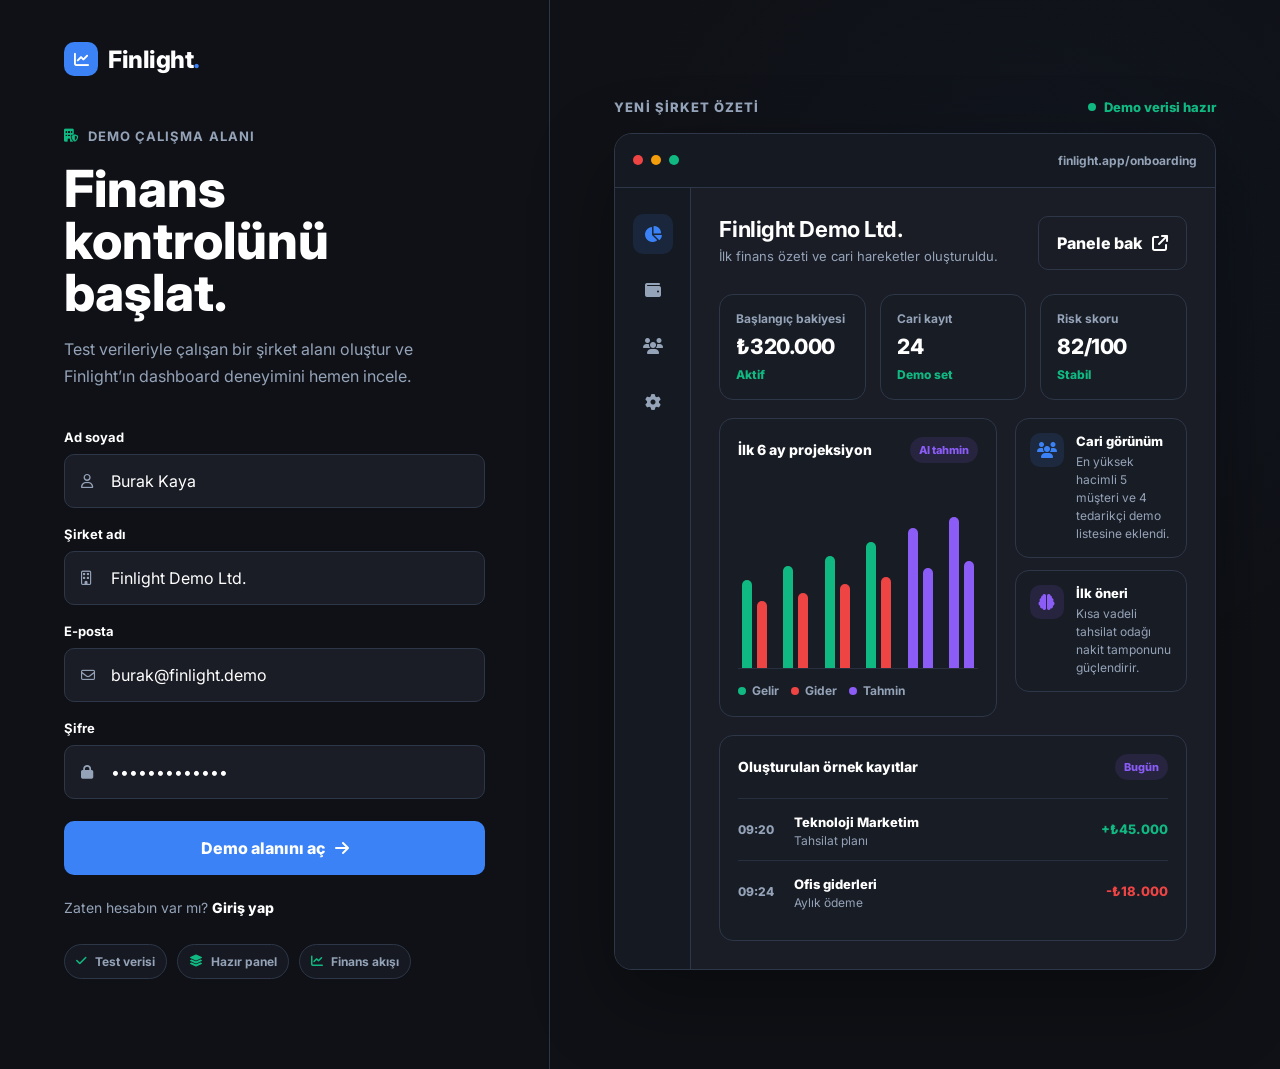
<file: signup.html>
<!DOCTYPE html>
<html lang="tr">

<head>
    <meta charset="UTF-8">
    <meta name="viewport" content="width=device-width, initial-scale=1.0">
    <title>Finlight - Kayıt Ol</title>
    <link href="https://fonts.googleapis.com/css2?family=Inter:wght@400;500;600;700;800&display=swap" rel="stylesheet">
    <link rel="stylesheet" href="https://cdnjs.cloudflare.com/ajax/libs/font-awesome/6.4.0/css/all.min.css">
    <link rel="stylesheet" href="auth.css">
</head>

<body>
    <main class="auth-shell">
        <section class="auth-panel">
            <a href="signin.html" class="auth-brand" aria-label="Finlight">
                <span class="brand-mark"><i class="fa-solid fa-chart-line"></i></span>
                <span>Finlight<span class="dot">.</span></span>
            </a>

            <div class="auth-card">
                <div class="eyebrow"><i class="fa-solid fa-building-shield"></i> Demo çalışma alanı</div>
                <h1 class="auth-title">Finans kontrolünü başlat.</h1>
                <p class="auth-copy">
                    Test verileriyle çalışan bir şirket alanı oluştur ve Finlight’ın dashboard deneyimini hemen incele.
                </p>

                <form class="auth-form" action="dashboard.html" method="get">
                    <div class="field-group">
                        <label for="name">Ad soyad</label>
                        <div class="input-wrap">
                            <i class="fa-regular fa-user"></i>
                            <input id="name" name="name" type="text" value="Burak Kaya" autocomplete="name" required>
                        </div>
                    </div>

                    <div class="field-group">
                        <label for="company">Şirket adı</label>
                        <div class="input-wrap">
                            <i class="fa-regular fa-building"></i>
                            <input id="company" name="company" type="text" value="Finlight Demo Ltd."
                                autocomplete="organization" required>
                        </div>
                    </div>

                    <div class="field-group">
                        <label for="email">E-posta</label>
                        <div class="input-wrap">
                            <i class="fa-regular fa-envelope"></i>
                            <input id="email" name="email" type="email" value="burak@finlight.demo"
                                autocomplete="email" required>
                        </div>
                    </div>

                    <div class="field-group">
                        <label for="password">Şifre</label>
                        <div class="input-wrap">
                            <i class="fa-solid fa-lock"></i>
                            <input id="password" name="password" type="password" value="finlight-demo"
                                autocomplete="new-password" required>
                        </div>
                    </div>

                    <button type="submit" class="btn-primary">
                        Demo alanını aç
                        <i class="fa-solid fa-arrow-right"></i>
                    </button>

                    <p class="auth-switch">Zaten hesabın var mı? <a href="signin.html">Giriş yap</a></p>
                </form>

                <div class="trust-strip" aria-label="Güven göstergeleri">
                    <span class="trust-item"><i class="fa-solid fa-check"></i> Test verisi</span>
                    <span class="trust-item"><i class="fa-solid fa-layer-group"></i> Hazır panel</span>
                    <span class="trust-item"><i class="fa-solid fa-chart-line"></i> Finans akışı</span>
                </div>
            </div>
        </section>

        <section class="auth-side" aria-label="Finlight ürün önizlemesi">
            <div class="product-preview">
                <div class="preview-topline">
                    <span class="preview-kicker">Yeni şirket özeti</span>
                    <span class="preview-status"><span class="pulse-dot"></span> Demo verisi hazır</span>
                </div>

                <div class="preview-window">
                    <div class="window-bar">
                        <div class="window-dots"><span></span><span></span><span></span></div>
                        <span class="window-route">finlight.app/onboarding</span>
                    </div>

                    <div class="preview-body">
                        <aside class="mock-sidebar" aria-hidden="true">
                            <span class="mock-nav active"><i class="fa-solid fa-chart-pie"></i></span>
                            <span class="mock-nav"><i class="fa-solid fa-wallet"></i></span>
                            <span class="mock-nav"><i class="fa-solid fa-users"></i></span>
                            <span class="mock-nav"><i class="fa-solid fa-gear"></i></span>
                        </aside>

                        <div class="mock-main">
                            <header class="mock-header">
                                <div>
                                    <h2>Finlight Demo Ltd.</h2>
                                    <p>İlk finans özeti ve cari hareketler oluşturuldu.</p>
                                </div>
                                <a href="dashboard.html" class="btn-secondary">
                                    Panele bak
                                    <i class="fa-solid fa-arrow-up-right-from-square"></i>
                                </a>
                            </header>

                            <div class="metric-grid">
                                <div class="metric-tile">
                                    <span class="metric-label">Başlangıç bakiyesi</span>
                                    <span class="metric-value">₺320.000</span>
                                    <span class="metric-change">Aktif</span>
                                </div>
                                <div class="metric-tile">
                                    <span class="metric-label">Cari kayıt</span>
                                    <span class="metric-value">24</span>
                                    <span class="metric-change">Demo set</span>
                                </div>
                                <div class="metric-tile">
                                    <span class="metric-label">Risk skoru</span>
                                    <span class="metric-value">82/100</span>
                                    <span class="metric-change">Stabil</span>
                                </div>
                            </div>

                            <div class="mock-grid">
                                <section class="cashflow-panel">
                                    <div class="panel-head">
                                        <span class="panel-title">İlk 6 ay projeksiyon</span>
                                        <span class="panel-chip">AI tahmin</span>
                                    </div>
                                    <div class="chart-bars" aria-hidden="true">
                                        <div class="bar-set">
                                            <span class="bar income" style="height: 50%"></span>
                                            <span class="bar expense" style="height: 38%"></span>
                                        </div>
                                        <div class="bar-set">
                                            <span class="bar income" style="height: 58%"></span>
                                            <span class="bar expense" style="height: 43%"></span>
                                        </div>
                                        <div class="bar-set">
                                            <span class="bar income" style="height: 64%"></span>
                                            <span class="bar expense" style="height: 48%"></span>
                                        </div>
                                        <div class="bar-set">
                                            <span class="bar income" style="height: 72%"></span>
                                            <span class="bar expense" style="height: 52%"></span>
                                        </div>
                                        <div class="bar-set">
                                            <span class="bar forecast" style="height: 80%"></span>
                                            <span class="bar forecast" style="height: 57%"></span>
                                        </div>
                                        <div class="bar-set">
                                            <span class="bar forecast" style="height: 86%"></span>
                                            <span class="bar forecast" style="height: 61%"></span>
                                        </div>
                                    </div>
                                    <div class="chart-legend">
                                        <span><i class="legend-dot income"></i>Gelir</span>
                                        <span><i class="legend-dot expense"></i>Gider</span>
                                        <span><i class="legend-dot forecast"></i>Tahmin</span>
                                    </div>
                                </section>

                                <section>
                                    <div class="insight-tile">
                                        <span class="insight-icon"><i class="fa-solid fa-users"></i></span>
                                        <div>
                                            <p class="insight-title">Cari görünüm</p>
                                            <p class="insight-copy">En yüksek hacimli 5 müşteri ve 4 tedarikçi demo
                                                listesine eklendi.</p>
                                        </div>
                                    </div>
                                    <div class="insight-tile">
                                        <span class="insight-icon ai"><i class="fa-solid fa-brain"></i></span>
                                        <div>
                                            <p class="insight-title">İlk öneri</p>
                                            <p class="insight-copy">Kısa vadeli tahsilat odağı nakit tamponunu
                                                güçlendirir.</p>
                                        </div>
                                    </div>
                                </section>
                            </div>

                            <section class="timeline-panel">
                                <div class="panel-head">
                                    <span class="panel-title">Oluşturulan örnek kayıtlar</span>
                                    <span class="panel-chip">Bugün</span>
                                </div>
                                <div class="timeline-row">
                                    <span class="timeline-date">09:20</span>
                                    <span>
                                        <span class="timeline-name">Teknoloji Marketim</span>
                                        <span class="timeline-meta">Tahsilat planı</span>
                                    </span>
                                    <span class="timeline-amount income">+₺45.000</span>
                                </div>
                                <div class="timeline-row">
                                    <span class="timeline-date">09:24</span>
                                    <span>
                                        <span class="timeline-name">Ofis giderleri</span>
                                        <span class="timeline-meta">Aylık ödeme</span>
                                    </span>
                                    <span class="timeline-amount expense">-₺18.000</span>
                                </div>
                            </section>
                        </div>
                    </div>
                </div>
            </div>
        </section>
    </main>
</body>

</html>
</file>
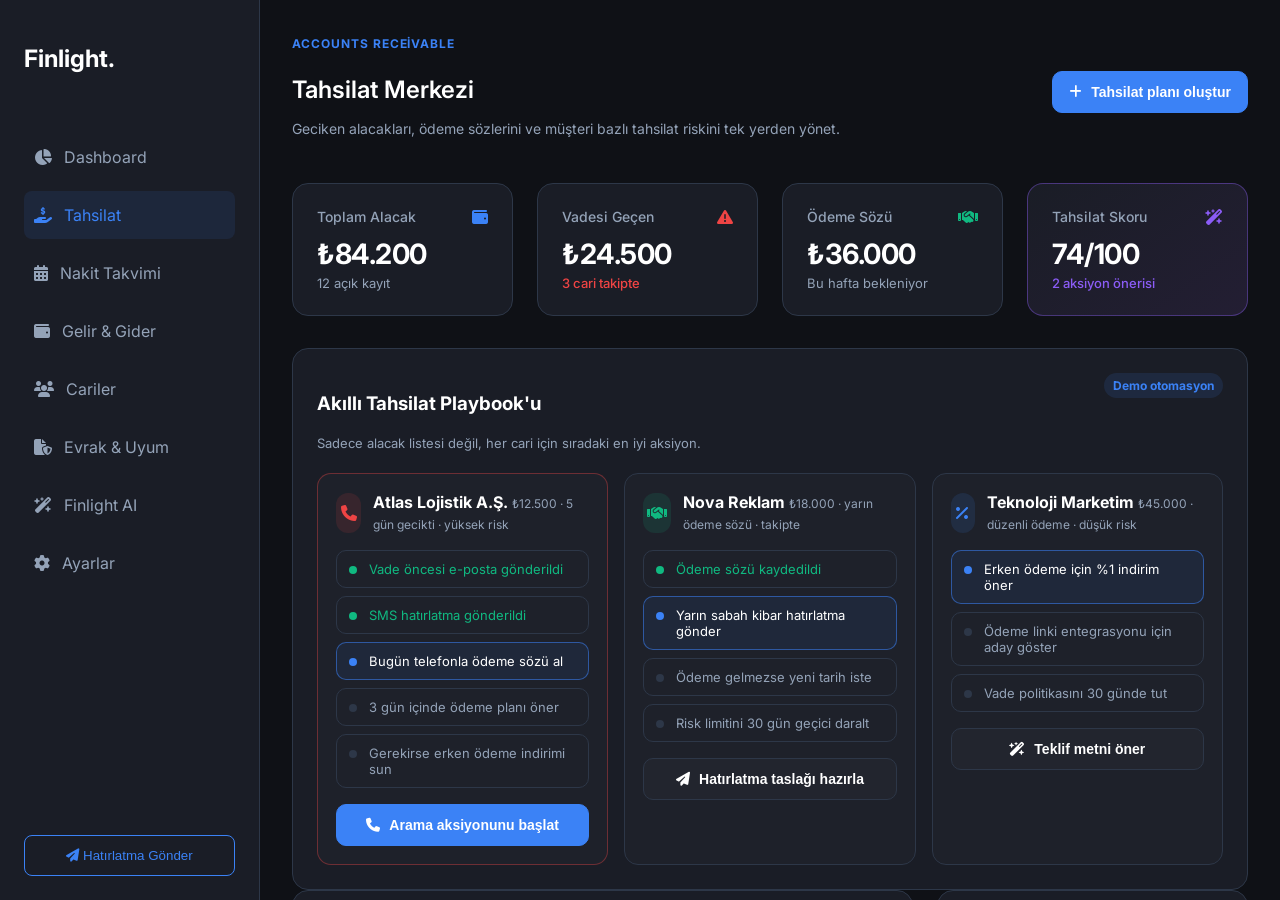
<file: tahsilat.html>
<!DOCTYPE html>
<html lang="tr">

<head>
    <meta charset="UTF-8">
    <meta name="viewport" content="width=device-width, initial-scale=1.0">
    <title>Finlight - Tahsilat Merkezi</title>
    <link href="https://fonts.googleapis.com/css2?family=Inter:wght@400;500;600;700&display=swap" rel="stylesheet">
    <link rel="stylesheet" href="https://cdnjs.cloudflare.com/ajax/libs/font-awesome/6.4.0/css/all.min.css">
    <link rel="stylesheet" href="style.css">
</head>

<body>
    <div class="app-container">
        <aside class="sidebar">
            <div class="logo">
                <h2>Finlight<span class="dot">.</span></h2>
            </div>
            <nav class="menu">
                <a href="dashboard.html"><i class="fa-solid fa-chart-pie"></i> Dashboard</a>
                <a href="tahsilat.html"><i class="fa-solid fa-hand-holding-dollar"></i> Tahsilat</a>
                <a href="nakit_takvimi.html"><i class="fa-solid fa-calendar-days"></i> Nakit Takvimi</a>
                <a href="gelirgider.html"><i class="fa-solid fa-wallet"></i> Gelir & Gider</a>
                <a href="cariler.html"><i class="fa-solid fa-users"></i> Cariler</a>
                <a href="evrak_uyum.html"><i class="fa-solid fa-file-shield"></i> Evrak & Uyum</a>
                <a href="ai.html"><i class="fa-solid fa-wand-magic-sparkles"></i> Finlight AI</a>
                <a href="ayarlar.html"><i class="fa-solid fa-gear"></i> Ayarlar</a>
            </nav>
            <div class="sidebar-footer">
                <button class="btn-primary-outline"><i class="fa-solid fa-paper-plane"></i> Hatırlatma Gönder</button>
            </div>
        </aside>

        <main class="main-content">
            <header class="top-bar">
                <div class="welcome-text">
                    <span class="page-kicker">Accounts receivable</span>
                    <h1>Tahsilat Merkezi</h1>
                    <p>Geciken alacakları, ödeme sözlerini ve müşteri bazlı tahsilat riskini tek yerden yönet.</p>
                </div>
                <button class="btn-primary"><i class="fa-solid fa-plus"></i> Tahsilat planı oluştur</button>
            </header>

            <div class="kpi-grid">
                <div class="card kpi-card">
                    <div class="kpi-header"><span class="kpi-title">Toplam Alacak</span><i class="fa-solid fa-wallet text-blue"></i></div>
                    <div class="kpi-value">₺84.200</div>
                    <div class="kpi-sub text-muted">12 açık kayıt</div>
                </div>
                <div class="card kpi-card">
                    <div class="kpi-header"><span class="kpi-title">Vadesi Geçen</span><i class="fa-solid fa-triangle-exclamation text-red"></i></div>
                    <div class="kpi-value">₺24.500</div>
                    <div class="kpi-change text-red">3 cari takipte</div>
                </div>
                <div class="card kpi-card">
                    <div class="kpi-header"><span class="kpi-title">Ödeme Sözü</span><i class="fa-solid fa-handshake text-green"></i></div>
                    <div class="kpi-value">₺36.000</div>
                    <div class="kpi-sub text-muted">Bu hafta bekleniyor</div>
                </div>
                <div class="card kpi-card ai-card">
                    <div class="kpi-header"><span class="kpi-title">Tahsilat Skoru</span><i class="fa-solid fa-wand-magic-sparkles text-purple"></i></div>
                    <div class="kpi-value">74<span class="text-sm">/100</span></div>
                    <div class="kpi-change text-purple">2 aksiyon önerisi</div>
                </div>
            </div>

            <section class="card table-card">
                <div class="card-header">
                    <div>
                        <h3>Akıllı Tahsilat Playbook'u</h3>
                        <p class="section-note">Sadece alacak listesi değil, her cari için sıradaki en iyi aksiyon.</p>
                    </div>
                    <span class="status warning">Demo otomasyon</span>
                </div>
                <div class="playbook-grid">
                    <article class="playbook-card danger">
                        <div class="playbook-head">
                            <span class="module-icon red"><i class="fa-solid fa-phone"></i></span>
                            <div>
                                <strong>Atlas Lojistik A.Ş.</strong>
                                <small>₺12.500 · 5 gün gecikti · yüksek risk</small>
                            </div>
                        </div>
                        <ol class="action-sequence">
                            <li class="done">Vade öncesi e-posta gönderildi</li>
                            <li class="done">SMS hatırlatma gönderildi</li>
                            <li class="active">Bugün telefonla ödeme sözü al</li>
                            <li>3 gün içinde ödeme planı öner</li>
                            <li>Gerekirse erken ödeme indirimi sun</li>
                        </ol>
                        <button class="btn-primary"><i class="fa-solid fa-phone"></i> Arama aksiyonunu başlat</button>
                    </article>

                    <article class="playbook-card">
                        <div class="playbook-head">
                            <span class="module-icon green"><i class="fa-solid fa-handshake"></i></span>
                            <div>
                                <strong>Nova Reklam</strong>
                                <small>₺18.000 · yarın ödeme sözü · takipte</small>
                            </div>
                        </div>
                        <ol class="action-sequence">
                            <li class="done">Ödeme sözü kaydedildi</li>
                            <li class="active">Yarın sabah kibar hatırlatma gönder</li>
                            <li>Ödeme gelmezse yeni tarih iste</li>
                            <li>Risk limitini 30 gün geçici daralt</li>
                        </ol>
                        <button class="btn-outline"><i class="fa-solid fa-paper-plane"></i> Hatırlatma taslağı hazırla</button>
                    </article>

                    <article class="playbook-card">
                        <div class="playbook-head">
                            <span class="module-icon blue"><i class="fa-solid fa-percent"></i></span>
                            <div>
                                <strong>Teknoloji Marketim</strong>
                                <small>₺45.000 · düzenli ödeme · düşük risk</small>
                            </div>
                        </div>
                        <ol class="action-sequence">
                            <li class="active">Erken ödeme için %1 indirim öner</li>
                            <li>Ödeme linki entegrasyonu için aday göster</li>
                            <li>Vade politikasını 30 günde tut</li>
                        </ol>
                        <button class="btn-outline"><i class="fa-solid fa-wand-magic-sparkles"></i> Teklif metni öner</button>
                    </article>
                </div>
            </section>

            <div class="grid-2-1">
                <section class="card table-card">
                    <div class="card-header">
                        <h3>Vade Yaşlandırma</h3>
                        <a href="ai.html" class="view-all">AI önceliklendir</a>
                    </div>
                    <div class="aging-lanes">
                        <div class="aging-lane">
                            <span class="lane-label">0-7 gün</span>
                            <strong>₺18.700</strong>
                            <small>4 kayıt</small>
                        </div>
                        <div class="aging-lane warning">
                            <span class="lane-label">8-30 gün</span>
                            <strong>₺12.500</strong>
                            <small>1 kayıt</small>
                        </div>
                        <div class="aging-lane danger">
                            <span class="lane-label">30+ gün</span>
                            <strong>₺12.000</strong>
                            <small>2 kayıt</small>
                        </div>
                    </div>

                    <div class="table-container">
                        <div class="table-header-row">
                            <div class="col-flex-2">Cari</div>
                            <div class="col-fixed-sm">Vade</div>
                            <div class="col-flex-1 text-right">Tutar</div>
                            <div class="col-flex-1 text-right">Risk</div>
                            <div class="col-action"></div>
                        </div>
                        <div class="table-row">
                            <div class="col-flex-2"><strong>Atlas Lojistik A.�?.</strong><span class="row-sub">3 hatırlatma gönderildi</span></div>
                            <div class="col-fixed-sm">5 gün geçti</div>
                            <div class="col-flex-1 text-right amount-red">₺12.500</div>
                            <div class="col-flex-1 text-right"><span class="status danger">Yüksek</span></div>
                            <div class="col-action"><button class="btn-sm">Ara</button></div>
                        </div>
                        <div class="table-row">
                            <div class="col-flex-2"><strong>Nova Reklam</strong><span class="row-sub">Yarın ödeme sözü var</span></div>
                            <div class="col-fixed-sm">Yarın</div>
                            <div class="col-flex-1 text-right amount-green">₺18.000</div>
                            <div class="col-flex-1 text-right"><span class="status warning">Takipte</span></div>
                            <div class="col-action"><button class="btn-sm-outline">Hatırlat</button></div>
                        </div>
                        <div class="table-row">
                            <div class="col-flex-2"><strong>Teknoloji Marketim</strong><span class="row-sub">Düzenli ödeme geçmişi</span></div>
                            <div class="col-fixed-sm">3 gün</div>
                            <div class="col-flex-1 text-right amount-green">₺45.000</div>
                            <div class="col-flex-1 text-right"><span class="status success">Düşük</span></div>
                            <div class="col-action"><button class="btn-sm-outline">İzle</button></div>
                        </div>
                    </div>
                </section>

                <aside class="card insight-card">
                    <div class="card-header">
                        <h3><i class="fa-solid fa-route"></i> Hatırlatma akışı</h3>
                    </div>
                    <div class="workflow-list">
                        <div class="workflow-step done"><span>1</span><strong>Vade öncesi e-posta</strong><small>3 gün önce gönderildi</small></div>
                        <div class="workflow-step done"><span>2</span><strong>SMS hatırlatma</strong><small>Vade günü gönderildi</small></div>
                        <div class="workflow-step active"><span>3</span><strong>Telefon aksiyonu</strong><small>Bugün öneriliyor</small></div>
                        <div class="workflow-step"><span>4</span><strong>Ödeme planı</strong><small>Gerekirse teklif et</small></div>
                    </div>
                    <a href="ai.html" class="btn-ai">Mesaj tonunu öner</a>
                </aside>
            </div>
        </main>
    </div>

    <script src="script.js"></script>
</body>

</html>
</file>
<file: style.css>
:root {
    --bg-color: #0F1116;
    /* Daha derin siyah */
    --surface-color: #1A1D26;
    /* Kartlar */
    --primary-color: #3B82F6;
    /* Mavi */
    --success-color: #10B981;
    /* Gelir/Tahsilat */
    --danger-color: #EF4444;
    /* Gider/Borç */
    --ai-color: #8B5CF6;
    /* AI Tahmini */
    --text-main: #FFFFFF;
    --text-muted: #94A3B8;
    --border-color: #2D3748;
}

/* Kutu modelini sıfırla (Taşmaları engeller) */
* {
    box-sizing: border-box;
}

body {
    background-color: var(--bg-color);
    color: var(--text-main);
    font-family: 'Inter', sans-serif;
    margin: 0;
}

.app-container {
    display: flex;
    height: 100vh;
}

/* Sidebar */
.sidebar {
    width: 260px;
    background-color: var(--surface-color);
    padding: 24px;
    display: flex;
    flex-direction: column;
    border-right: 1px solid var(--border-color);
}

.sidebar .menu {
    margin-top: 40px;
    flex: 1;
}

.menu a {
    display: flex;
    align-items: center;
    gap: 12px;
    color: var(--text-muted);
    text-decoration: none;
    padding: 14px 10px;
    border-radius: 8px;
    margin-bottom: 5px;
    transition: 0.2s;
}

.menu a:hover,
.menu a.active {
    background: rgba(59, 130, 246, 0.1);
    color: var(--primary-color);
}

.sidebar-footer {
    margin-top: auto;
}

/* Main Content */
.main-content {
    flex: 1;
    padding: 32px;
    overflow-y: auto;
}

.top-bar {
    display: flex;
    justify-content: space-between;
    align-items: center;
    margin-bottom: 32px;
}

.welcome-text h1 {
    font-size: 24px;
    font-weight: 600;
}

.welcome-text p {
    color: var(--text-muted);
    font-size: 14px;
}

/* Icons & Colors */
.text-blue {
    color: var(--primary-color);
}

.text-green {
    color: var(--success-color);
}

.text-red {
    color: var(--danger-color);
}

.text-purple {
    color: var(--ai-color);
}

.text-muted {
    color: var(--text-muted);
}

/* KPI Grid */
.kpi-grid {
    display: grid;
    grid-template-columns: repeat(4, 1fr);
    gap: 24px;
    margin-bottom: 32px;
}

.card {
    background-color: var(--surface-color);
    border-radius: 16px;
    padding: 24px;
    border: 1px solid var(--border-color);
}

.ai-card {
    border: 1px solid rgba(139, 92, 246, 0.4);
    background: linear-gradient(145deg, #1A1D26 0%, #231e33 100%);
}

.kpi-header {
    display: flex;
    justify-content: space-between;
    align-items: center;
    margin-bottom: 12px;
}

.kpi-title {
    font-size: 14px;
    color: var(--text-muted);
    font-weight: 500;
}

.kpi-value {
    font-size: 28px;
    font-weight: 700;
    margin-bottom: 4px;
    letter-spacing: -0.5px;
}

.kpi-sub {
    font-size: 13px;
    margin-top: 4px;
}

.kpi-change {
    font-size: 13px;
    font-weight: 500;
}

.positive {
    color: var(--success-color);
}

/* Charts & Insight Grid */
.grid-2-1 {
    display: grid;
    grid-template-columns: 2fr 1fr;
    gap: 24px;
    margin-bottom: 32px;
}

.card-header {
    display: flex;
    justify-content: space-between;
    align-items: center;
    margin-bottom: 20px;
}

.chart-wrapper {
    height: 300px;
    width: 100%;
}

/* AI Insight Styling */
.insight-item {
    background: rgba(255, 255, 255, 0.03);
    padding: 16px;
    border-radius: 12px;
    margin-bottom: 16px;
}

.tag {
    display: inline-block;
    font-size: 11px;
    padding: 4px 8px;
    border-radius: 6px;
    margin-bottom: 8px;
    font-weight: 600;
}

.tag.warning {
    background: rgba(239, 68, 68, 0.2);
    color: var(--danger-color);
}

.tag.success {
    background: rgba(16, 185, 129, 0.2);
    color: var(--success-color);
}

.insight-item p {
    font-size: 13px;
    line-height: 1.5;
    color: #d1d5db;
}

.btn-ai {
    width: 100%;
    display: inline-flex;
    align-items: center;
    justify-content: center;
    background: var(--ai-color);
    border: none;
    padding: 12px;
    color: white;
    border-radius: 8px;
    cursor: pointer;
    font-weight: 600;
    text-decoration: none;
}

/* --- BREADCRUMB --- */
.breadcrumb {
    font-size: 13px;
    display: flex;
    align-items: center;
    gap: 8px;
    color: var(--text-main);
}

.text-xs {
    font-size: 10px;
    color: var(--text-muted);
}

/* --- ISTATISTIK ŞERİDİ (Stats Strip) --- */
.stats-strip {
    display: flex;
    align-items: center;
    background: var(--surface-color);
    border: 1px solid var(--border-color);
    border-radius: 12px;
    padding: 15px 25px;
    margin-bottom: 25px;
    box-shadow: 0 4px 20px rgba(0, 0, 0, 0.2);
}

.strip-item {
    display: flex;
    align-items: center;
    gap: 15px;
    flex: 1;
}

.strip-divider {
    width: 1px;
    height: 40px;
    background: var(--border-color);
    margin: 0 20px;
}

.icon-box {
    width: 45px;
    height: 45px;
    border-radius: 10px;
    display: flex;
    align-items: center;
    justify-content: center;
    font-size: 18px;
}

.icon-box.blue {
    background: rgba(59, 130, 246, 0.1);
    color: var(--primary-color);
}

.icon-box.green {
    background: rgba(16, 185, 129, 0.1);
    color: var(--success-color);
}

.icon-box.red {
    background: rgba(239, 68, 68, 0.1);
    color: var(--danger-color);
}

.icon-box.purple {
    background: rgba(168, 85, 247, 0.1);
    color: var(--ai-color);
}

.strip-label {
    font-size: 12px;
    color: var(--text-muted);
    margin-bottom: 2px;
}

.strip-value {
    font-size: 18px;
    font-weight: 700;
    color: var(--text-main);
}

/* --- TOOLBAR & FILTERS --- */
.toolbar {
    display: flex;
    justify-content: space-between;
    margin-bottom: 20px;
    gap: 15px;
}

.search-wrapper {
    flex: 1;
    position: relative;
    max-width: 400px;
}

.search-wrapper i {
    position: absolute;
    left: 15px;
    top: 50%;
    transform: translateY(-50%);
    color: var(--text-muted);
}

.search-wrapper input {
    width: 100%;
    background: var(--surface-color);
    border: 1px solid var(--border-color);
    padding: 12px 12px 12px 40px;
    border-radius: 10px;
    color: white;
    outline: none;
    transition: 0.3s;
}

.search-wrapper input:focus {
    border-color: var(--primary-color);
    box-shadow: 0 0 0 2px rgba(59, 130, 246, 0.2);
}

.filter-group {
    display: flex;
    gap: 10px;
}

.select-wrapper {
    position: relative;
}

.select-wrapper select {
    appearance: none;
    background: var(--surface-color);
    border: 1px solid var(--border-color);
    padding: 12px 35px 12px 15px;
    border-radius: 10px;
    color: var(--text-muted);
    cursor: pointer;
    outline: none;
}

.select-wrapper i {
    position: absolute;
    right: 12px;
    top: 50%;
    transform: translateY(-50%);
    font-size: 12px;
    color: var(--text-muted);
    pointer-events: none;
}

.btn-icon-square {
    width: 42px;
    height: 42px;
    background: var(--surface-color);
    border: 1px solid var(--border-color);
    border-radius: 10px;
    color: var(--text-muted);
    cursor: pointer;
    display: flex;
    align-items: center;
    justify-content: center;
    transition: 0.2s;
}

.btn-icon-square:hover {
    border-color: var(--primary-color);
    color: var(--primary-color);
}

/* --- MODERN TABLE (FIT TO PAGE - NO SCROLL) --- */

/* Tablo Taşıyıcı */
.table-container {
    display: flex;
    flex-direction: column;
    gap: 8px;
    width: 100%;
    /* Sayfaya tam otur */
}

/* Satır Genel Yapısı */
.table-header-row,
.table-row {
    display: flex;
    align-items: center;
    padding: 0 20px;
    width: 100%;
    box-sizing: border-box;
    /* Padding dahil hesapla */
}

.table-header-row {
    margin-bottom: 10px;
    font-size: 11px;
    text-transform: uppercase;
    letter-spacing: 0.5px;
    color: var(--text-muted);
    font-weight: 600;
}

.table-row {
    background: var(--surface-color);
    border: 1px solid transparent;
    padding: 16px 20px;
    border-radius: 12px;
    transition: all 0.2s ease;
    cursor: pointer;
}

.table-row:hover {
    border-color: var(--border-color);
    transform: translateY(-2px);
    box-shadow: 0 4px 15px rgba(0, 0, 0, 0.3);
    z-index: 10;
}

/* --- ORTAK KOLON AYARLARI (GÜÇLENDİRİLMİŞ) --- */
/* Mantık: Butonlar sabit kalsın, metinler gerekirse kısalıp ... olsun */

.col-check {
    width: 30px;
    flex-shrink: 0;
}

.col-name {
    flex: 3;
    /* En çok yeri bu kaplasın */
    min-width: 0;
    /* Küçülmesine izin ver */
    padding-right: 15px;
    /* Metin taşarsa üç nokta koy: */
    white-space: nowrap;
    overflow: hidden;
    text-overflow: ellipsis;
    display: flex;
    align-items: center;
    gap: 10px;
}

/* İçindeki divlerin de taşmasını engelle */
.col-name>div {
    white-space: nowrap;
    overflow: hidden;
    text-overflow: ellipsis;
}

.col-contact {
    flex: 2;
    min-width: 0;
    padding-right: 10px;
    white-space: nowrap;
    overflow: hidden;
    text-overflow: ellipsis;
}

.col-risk {
    flex: 2;
    min-width: 0;
    padding-right: 15px;
    display: flex;
    flex-direction: column;
    justify-content: center;
}

.col-balance {
    flex: 1.5;
    min-width: 0;
    text-align: right;
    white-space: nowrap;
}

.col-action {
    width: 50px;
    /* Sabit Genişlik */
    flex-shrink: 0;
    /* Asla Büzülme */
    display: flex;
    justify-content: flex-end;
}


/* --- DASHBOARD'A ÖZEL KOLONLAR (Index.html için) --- */
/* Buradaki "durum" ve "buton" çakışmasını engellemek için */

.col-d-date {
    width: 50px;
    flex-shrink: 0;
    font-weight: 500;
    color: var(--text-muted);
}

.col-d-name {
    flex: 1;
    /* Kalan boşluğu doldur */
    min-width: 0;
    /* Sıkışırsa küçül */
    padding: 0 15px;
    white-space: nowrap;
    overflow: hidden;
    text-overflow: ellipsis;
    font-weight: 500;
    color: white;
}

.col-d-type {
    width: 90px;
    flex-shrink: 0;
}

.col-d-amount {
    width: 100px;
    flex-shrink: 0;
    text-align: right;
    font-weight: 700;
}

.col-d-status {
    width: 110px;
    /* Sabit yer ayır */
    flex-shrink: 0;
    /* Asla küçülme */
    text-align: right;
    padding-right: 15px;
}

.col-d-action {
    width: 70px;
    flex-shrink: 0;
    display: flex;
    justify-content: flex-end;
}

/* --- GÜNCELLENMİŞ SÜTUN YAPISI (style.css) --- */

/* Ortak Kolon Ayarları */
.col-fixed-xs {
    width: 40px;
    display: flex;
    justify-content: center;
    flex-shrink: 0;
}

.col-fixed-sm {
    width: 100px;
    flex-shrink: 0;
}

.col-fixed-md {
    width: 140px;
    flex-shrink: 0;
}

.col-flex-1 {
    flex: 1;
}

.col-flex-2 {
    flex: 2;
}

.col-action {
    width: 40px;
    display: flex;
    justify-content: flex-end;
}

/* İçerik Hizalamaları */
.text-right {
    text-align: right;
    justify-content: flex-end;
}

.col-center {
    justify-content: center;
}

/* Tablo Satırı (Genel) */
.table-header-row {
    display: flex;
    align-items: center;
    padding: 0 20px;
    margin-bottom: 8px;
    font-size: 11px;
    text-transform: uppercase;
    letter-spacing: 0.5px;
    color: var(--text-muted);
    font-weight: 600;
}

/* --- GÜÇLENDİRİLMİŞ KOLON YAPISI (style.css içine yapıştırın) --- */

/* Tablo Satırı */
.table-row {
    display: flex;
    align-items: center;
    background: var(--surface-color);
    border: 1px solid transparent;
    padding: 16px 20px;
    border-radius: 12px;
    transition: all 0.2s ease;
    margin-bottom: 8px;
    cursor: pointer;
    position: relative;
    /* Z-index yönetimi için */
}

.table-row:hover {
    border-color: var(--border-color);
    transform: translateY(-2px);
    box-shadow: 0 4px 15px rgba(0, 0, 0, 0.3);
    z-index: 10;
}

/* Kolon Ayarları (Çakışmayı Önleyen Yapı) */
.col-check {
    width: 30px;
    flex-shrink: 0;
    /* Asla küçülme */
}

.col-name {
    flex: 2;
    min-width: 220px;
    /* Minimum genişlik sınırı */
    display: flex;
    align-items: center;
    gap: 15px;
    overflow: hidden;
    /* Taşmayı gizle */
}

.col-contact {
    flex: 1.5;
    min-width: 150px;
    overflow: hidden;
}

.col-risk {
    flex: 1.5;
    min-width: 140px;
    padding-right: 20px;
}

.col-balance {
    flex: 1;
    min-width: 100px;
    text-align: right;
}

.col-action {
    width: 50px;
    /* Biraz daha genişletildi */
    flex-shrink: 0;
    display: flex;
    justify-content: flex-end;
}

/* Dashboard'a Özel Sabit Kolonlar (index.html için) */
.col-fixed-sm {
    width: 80px;
    flex-shrink: 0;
}

.col-flex-2 {
    flex: 2;
    min-width: 150px;
}

.col-flex-1 {
    flex: 1;
    min-width: 100px;
}

/* Avatar */
.avatar-sq {
    width: 40px;
    height: 40px;
    border-radius: 8px;
    display: flex;
    align-items: center;
    justify-content: center;
    font-weight: 700;
    color: white;
    overflow: hidden;
}

.avatar-sq img {
    width: 100%;
    height: 100%;
    object-fit: cover;
}

.avatar-sq.orange {
    background: linear-gradient(135deg, #F97316, #EA580C);
}

.avatar-sq.blue {
    background: linear-gradient(135deg, #3B82F6, #2563EB);
}

.avatar-sq.gray {
    background: #4B5563;
}

/* Badges & Tags */
.badge-tag {
    font-size: 10px;
    padding: 2px 6px;
    border-radius: 4px;
    background: #2D3748;
    color: #94A3B8;
    margin-left: 6px;
    font-weight: 400;
    border: 1px solid #374151;
}

/* Contact Actions */
.contact-person {
    font-size: 13px;
    color: var(--text-main);
    margin-bottom: 4px;
}

.contact-actions {
    display: flex;
    gap: 6px;
}

.btn-micro {
    width: 24px;
    height: 24px;
    border-radius: 6px;
    display: flex;
    align-items: center;
    justify-content: center;
    font-size: 12px;
    text-decoration: none;
    transition: 0.2s;
}

.btn-micro.whatsapp {
    background: rgba(16, 185, 129, 0.15);
    color: #10B981;
}

.btn-micro.whatsapp:hover {
    background: #10B981;
    color: white;
}

.btn-micro.email {
    background: rgba(59, 130, 246, 0.15);
    color: #3B82F6;
}

.btn-micro.email:hover {
    background: #3B82F6;
    color: white;
}

/* Risk Bar */
.risk-label {
    display: flex;
    justify-content: space-between;
    font-size: 11px;
    margin-bottom: 5px;
    color: var(--text-muted);
}

.progress-bar {
    width: 100%;
    height: 6px;
    background: #2D3748;
    border-radius: 3px;
    overflow: hidden;
}

.fill {
    height: 100%;
    border-radius: 3px;
}

.fill.danger {
    background: var(--danger-color);
}

.fill.success {
    background: var(--success-color);
}

.fill.warning {
    background: #F59E0B;
}

/* Amounts */
.amount {
    font-size: 15px;
    font-weight: 700;
}

.amount.positive {
    color: var(--success-color);
}

.amount.negative {
    color: var(--danger-color);
}

.amount.muted {
    color: var(--text-muted);
}

.btn-dots {
    background: transparent;
    border: none;
    color: var(--text-muted);
    cursor: pointer;
    padding: 8px;
    border-radius: 6px;
}

.btn-dots:hover {
    background: rgba(255, 255, 255, 0.1);
    color: white;
}

/* Buttons */
.btn-primary-outline {
    width: 100%;
    background: transparent;
    border: 1px solid var(--primary-color);
    color: var(--primary-color);
    padding: 12px;
    border-radius: 8px;
    cursor: pointer;
    transition: 0.3s;
}

.btn-primary-outline:hover {
    background: var(--primary-color);
    color: white;
}

.btn-sm {
    background: var(--primary-color);
    border: none;
    color: white;
    padding: 6px 12px;
    border-radius: 6px;
    cursor: pointer;
}

.btn-sm-outline {
    background: transparent;
    border: 1px solid var(--text-muted);
    color: var(--text-muted);
    padding: 5px 11px;
    border-radius: 6px;
    cursor: pointer;
}

/* --- MODAL (POPUP) STYLES --- */
.modal-overlay {
    position: fixed;
    top: 0;
    left: 0;
    width: 100%;
    height: 100%;
    background: rgba(0, 0, 0, 0.7);
    backdrop-filter: blur(8px);
    z-index: 1000;
    display: none;
    align-items: center;
    justify-content: center;
    opacity: 0;
    transition: opacity 0.3s ease;
}

.modal-overlay.active {
    display: flex;
    opacity: 1;
}

.modal-content {
    background: #1A1D26;
    width: 580px;
    max-width: 90%;
    border-radius: 20px;
    border: 1px solid rgba(255, 255, 255, 0.08);
    box-shadow: 0 25px 50px -12px rgba(0, 0, 0, 0.5);
    transform: scale(0.95);
    transition: transform 0.3s cubic-bezier(0.34, 1.56, 0.64, 1);
    overflow: hidden;
}

.modal-overlay.active .modal-content {
    transform: scale(1);
}

/* Header */
.modal-header {
    padding: 24px 32px;
    border-bottom: 1px solid var(--border-color);
    display: flex;
    justify-content: space-between;
    align-items: center;
    background: rgba(255, 255, 255, 0.02);
}

.modal-header h3 {
    font-size: 18px;
    font-weight: 600;
    color: white;
    letter-spacing: 0.5px;
}

.btn-close {
    width: 32px;
    height: 32px;
    border-radius: 50%;
    background: rgba(255, 255, 255, 0.05);
    border: none;
    color: var(--text-muted);
    cursor: pointer;
    transition: 0.2s;
    display: flex;
    align-items: center;
    justify-content: center;
}

.btn-close:hover {
    background: var(--danger-color);
    color: white;
    transform: rotate(90deg);
}

/* Body */
.modal-body {
    padding: 32px;
}

/* Form Layout (Genel Yerleşim) */
.form-grid {
    display: grid;
    grid-template-columns: 1fr 1fr;
    gap: 24px;
}

/* Labels & Inputs (Etiket ve Kutular) */
.form-group {
    /* İşte sorunu çözen satır: Alt boşluğu artırdık */
    margin-bottom: 28px;
    position: relative;
}

/* Tam sayfa genişlikteki alanlar için de aynı boşluk */
.form-group.full {
    margin-bottom: 28px;
}

/* Etiket Ayarları */
.form-group label {
    display: block;
    font-size: 12px;
    color: #9CA3AF;
    /* Etiket ile kutu arasındaki mesafe */
    margin-bottom: 10px;
    font-weight: 500;
    letter-spacing: 0.3px;
}

/* Input Kutusu Ayarları */
.form-group input[type="text"],
.form-group input[type="email"],
.form-group input[type="tel"],
.form-group select {
    width: 100%;
    height: 46px;
    /* Yükseklik */
    background: #0F1116;
    border: 1px solid #2D3748;
    padding: 0 16px;
    border-radius: 10px;
    color: white;
    outline: none;
    font-size: 14px;
    transition: all 0.2s ease;
    display: flex;
    align-items: center;
}

/* Select elementi için özel düzeltme */
.form-group select {
    -webkit-appearance: none;
    -moz-appearance: none;
    appearance: none;
}

.form-group input:focus,
.form-group select:focus {
    border-color: var(--primary-color);
    box-shadow: 0 0 0 3px rgba(59, 130, 246, 0.15);
    background: #141720;
}

/* Segment Control (Modern Tabs) */
.segment-control {
    display: flex;
    background: #0F1116;
    padding: 4px;
    border-radius: 10px;
    border: 1px solid #2D3748;
}

/* İŞTE EKSİK OLAN KOD BU: Native butonları gizler */
.segment-control input {
    display: none;
}

.segment-control label {
    flex: 1;
    text-align: center;
    padding: 10px;
    border-radius: 8px;
    cursor: pointer;
    font-size: 13px;
    color: var(--text-muted);
    margin: 0;
    transition: 0.3s;
    font-weight: 500;
}

.segment-control input:checked+label {
    background: var(--surface-color);
    color: var(--primary-color);
    box-shadow: 0 2px 10px rgba(0, 0, 0, 0.3);
    border: 1px solid var(--border-color);
}

/* Custom Range Slider */
.range-wrapper {
    display: flex;
    align-items: center;
    gap: 15px;
    margin-top: 5px;
}

.range-value {
    font-weight: 700;
    color: var(--ai-color);
    width: 80px;
    text-align: right;
}

.form-hint {
    font-size: 11px;
    color: var(--text-muted);
    margin-top: 8px;
    opacity: 0.7;
}

/* Slider Styling (Webkit) */
input[type=range] {
    -webkit-appearance: none;
    width: 100%;
    background: transparent;
}

input[type=range]::-webkit-slider-thumb {
    -webkit-appearance: none;
    height: 18px;
    width: 18px;
    border-radius: 50%;
    background: var(--ai-color);
    cursor: pointer;
    margin-top: -7px;
    box-shadow: 0 0 0 4px rgba(139, 92, 246, 0.2);
}

input[type=range]::-webkit-slider-runnable-track {
    width: 100%;
    height: 4px;
    cursor: pointer;
    background: #2D3748;
    border-radius: 2px;
}

/* Footer & Buttons */
.modal-footer {
    padding: 24px 32px;
    border-top: 1px solid var(--border-color);
    display: flex;
    justify-content: flex-end;
    gap: 12px;
    background: rgba(255, 255, 255, 0.01);
}

.modal-footer button {
    padding: 12px 24px;
    font-size: 14px;
    font-weight: 500;
    border-radius: 8px;
    cursor: pointer;
    transition: 0.2s;
    letter-spacing: 0.3px;
}

#cancelModal {
    background: transparent;
    border: 1px solid #2D3748;
    color: var(--text-muted);
}

#cancelModal:hover {
    background: rgba(255, 255, 255, 0.05);
    color: white;
    border-color: #4B5563;
}

.modal-footer .btn-primary {
    background: linear-gradient(135deg, var(--primary-color), #2563EB);
    border: none;
    color: white;
    box-shadow: 0 4px 15px rgba(59, 130, 246, 0.4);
}

.modal-footer .btn-primary:hover {
    transform: translateY(-1px);
    box-shadow: 0 6px 20px rgba(59, 130, 246, 0.5);
}

@keyframes fadeIn {
    from {
        opacity: 0;
        transform: translateY(-10px);
    }

    to {
        opacity: 1;
        transform: translateY(0);
    }
}

/* --- DETAIL PAGE STYLES --- */

/* Detail Row (Etiket: Değer yapısı) */
.detail-row {
    display: flex;
    justify-content: space-between;
    align-items: center;
    padding: 12px 0;
    border-bottom: 1px solid rgba(255, 255, 255, 0.05);
}

.detail-row:last-child {
    border-bottom: none;
}

.detail-label {
    color: var(--text-muted);
    font-size: 13px;
}

.detail-value {
    color: var(--text-main);
    font-weight: 500;
    font-size: 14px;
}

/* File Preview Box */
.file-preview {
    display: flex;
    align-items: center;
    gap: 15px;
    background: #12141D;
    border: 1px dashed var(--border-color);
    padding: 15px;
    border-radius: 12px;
    transition: 0.2s;
}

.file-preview:hover {
    border-color: var(--primary-color);
    background: rgba(59, 130, 246, 0.05);
}

.file-icon {
    width: 40px;
    height: 40px;
    background: rgba(239, 68, 68, 0.1);
    color: var(--danger-color);
    border-radius: 8px;
    display: flex;
    align-items: center;
    justify-content: center;
    font-size: 18px;
}

.file-info {
    flex: 1;
}

.file-name {
    font-size: 14px;
    font-weight: 500;
    color: white;
    margin-bottom: 2px;
}

.file-meta {
    font-size: 11px;
    color: var(--text-muted);
}

/* Timeline (Dikey Çizgi) */
.timeline {
    position: relative;
    padding-left: 10px;
}

.timeline::before {
    content: '';
    position: absolute;
    left: 14px;
    top: 5px;
    bottom: 0;
    width: 2px;
    background: #2D3748;
}

.timeline-item {
    position: relative;
    padding-left: 30px;
    padding-bottom: 25px;
}

.timeline-item:last-child {
    padding-bottom: 0;
}

.timeline-dot {
    position: absolute;
    left: 0;
    top: 0;
    width: 10px;
    height: 10px;
    border-radius: 50%;
    background: #4B5563;
    border: 2px solid var(--surface-color);
    box-shadow: 0 0 0 2px #2D3748;
    /* Dış halka */
    z-index: 2;
}

.timeline-dot.success {
    background: var(--success-color);
    box-shadow: 0 0 0 2px rgba(16, 185, 129, 0.2);
}

.timeline-dot.primary {
    background: var(--primary-color);
    box-shadow: 0 0 0 2px rgba(59, 130, 246, 0.2);
}

.timeline-dot.gray {
    background: var(--text-muted);
}

.timeline-content .time {
    font-size: 11px;
    color: var(--text-muted);
    margin-bottom: 2px;
}

.timeline-content .event {
    font-size: 14px;
    font-weight: 600;
    color: var(--text-main);
    margin-bottom: 2px;
}

.timeline-content .desc {
    font-size: 12px;
    color: #9CA3AF;
    line-height: 1.4;
}

/* --- CARİ DETAY SAYFASI --- */

/* Layout Grid: Sol Profil (300px) - Sağ Liste (Esnek) */
.grid-profile-layout {
    display: flex;
    gap: 30px;
    align-items: flex-start;
}

.profile-column {
    width: 320px;
    flex-shrink: 0;
}

.history-column {
    flex: 1;
}

/* Profil Kartı */
.profile-card {
    text-align: center;
    position: relative;
    overflow: hidden;
}

.profile-header {
    display: flex;
    flex-direction: column;
    align-items: center;
    margin-bottom: 25px;
}

.avatar-lg {
    width: 80px;
    height: 80px;
    border-radius: 16px;
    font-size: 28px;
    font-weight: 700;
    display: flex;
    align-items: center;
    justify-content: center;
    color: white;
    margin-bottom: 15px;
    box-shadow: 0 10px 20px rgba(0, 0, 0, 0.2);
}

.avatar-lg.orange {
    background: linear-gradient(135deg, #F97316, #EA580C);
}

.profile-name {
    font-size: 18px;
    font-weight: 700;
    margin-bottom: 5px;
}

.profile-type {
    font-size: 13px;
    color: var(--text-muted);
    margin-bottom: 10px;
}

.risk-badge {
    font-size: 11px;
    padding: 4px 10px;
    border-radius: 20px;
    font-weight: 600;
    display: inline-block;
}

.risk-badge.warning {
    background: rgba(245, 158, 11, 0.15);
    color: #F59E0B;
}

/* Bakiye Gösterimi (Önemli Alan) */
.balance-display {
    background: rgba(0, 0, 0, 0.2);
    border-radius: 12px;
    padding: 15px;
    margin-bottom: 25px;
    border: 1px solid rgba(255, 255, 255, 0.05);
}

.balance-label {
    font-size: 12px;
    color: var(--text-muted);
    margin-bottom: 5px;
}

.balance-amount {
    font-size: 24px;
    font-weight: 700;
    margin-bottom: 5px;
}

.balance-note {
    font-size: 11px;
    color: var(--danger-color);
    display: flex;
    align-items: center;
    justify-content: center;
    gap: 5px;
}

/* İletişim Listesi */
.contact-info-list {
    text-align: left;
    margin-bottom: 25px;
}

.contact-item {
    display: flex;
    align-items: center;
    gap: 12px;
    font-size: 13px;
    color: #D1D5DB;
    padding: 10px 0;
    border-bottom: 1px solid rgba(255, 255, 255, 0.05);
}

.contact-item:last-child {
    border-bottom: none;
}

.contact-item i {
    width: 16px;
    color: var(--text-muted);
}

/* Profil Butonları */
.profile-actions {
    display: flex;
    flex-direction: column;
    gap: 10px;
}

.btn-whatsapp {
    background: #25D366;
    color: white;
    border: none;
    padding: 10px;
    border-radius: 8px;
    cursor: pointer;
    font-weight: 600;
    display: flex;
    align-items: center;
    justify-content: center;
    gap: 8px;
    transition: 0.2s;
}

.btn-whatsapp:hover {
    background: #1ebc57;
}

.btn-mail {
    background: rgba(255, 255, 255, 0.05);
    color: white;
    border: 1px solid rgba(255, 255, 255, 0.1);
    padding: 10px;
    border-radius: 8px;
    cursor: pointer;
    display: flex;
    align-items: center;
    justify-content: center;
    gap: 8px;
    transition: 0.2s;
}

.btn-mail:hover {
    background: rgba(255, 255, 255, 0.1);
}

/* Geçmiş Listesi (Sağ Taraf) */
.history-toolbar {
    display: flex;
    justify-content: space-between;
    align-items: center;
    margin-bottom: 20px;
}

.filter-pills {
    display: flex;
    gap: 8px;
    background: var(--surface-color);
    padding: 4px;
    border-radius: 8px;
    border: 1px solid var(--border-color);
}

.pill {
    background: transparent;
    border: none;
    color: var(--text-muted);
    padding: 6px 12px;
    border-radius: 6px;
    font-size: 12px;
    cursor: pointer;
}

.pill.active {
    background: var(--primary-color);
    color: white;
}

.transaction-list {
    display: flex;
    flex-direction: column;
    gap: 12px;
}

.history-item {
    display: flex;
    align-items: center;
    gap: 15px;
    background: var(--surface-color);
    padding: 16px;
    border-radius: 12px;
    border: 1px solid transparent;
    transition: 0.2s;
}

.history-item:hover {
    border-color: var(--border-color);
    transform: translateX(5px);
}

.h-icon {
    width: 42px;
    height: 42px;
    border-radius: 10px;
    display: flex;
    align-items: center;
    justify-content: center;
    font-size: 16px;
}

.h-icon.green {
    background: rgba(16, 185, 129, 0.1);
    color: var(--success-color);
}

.h-icon.red {
    background: rgba(239, 68, 68, 0.1);
    color: var(--danger-color);
}

.h-content {
    flex: 1;
}

.h-title {
    font-weight: 600;
    font-size: 14px;
    margin-bottom: 3px;
}

.h-sub {
    font-size: 12px;
    color: var(--text-muted);
}

.h-amount {
    font-size: 15px;
    font-weight: 700;
}

/* Modal İçinde Kilitli Kullanıcı Gösterimi */
.locked-user-info {
    display: flex;
    align-items: center;
    gap: 12px;
    background: rgba(255, 255, 255, 0.03);
    padding: 12px;
    border-radius: 10px;
    border: 1px solid rgba(255, 255, 255, 0.05);
    margin-bottom: 20px;
}

.avatar-xs {
    width: 32px;
    height: 32px;
    border-radius: 6px;
    font-size: 12px;
    font-weight: 700;
    display: flex;
    align-items: center;
    justify-content: center;
    color: white;
}

.avatar-xs.orange {
    background: linear-gradient(135deg, #F97316, #EA580C);
}

/* --- AI PAGE STYLES --- */

/* Başlık Efekti */
.ai-glow-text {
    background: linear-gradient(90deg, #FFFFFF, #A78BFA);
    -webkit-background-clip: text;
    -webkit-text-fill-color: transparent;
    text-shadow: 0 0 20px rgba(139, 92, 246, 0.3);
}

.mb-30 {
    margin-bottom: 30px;
}

/* Scenario Toggles */
.scenario-toggles {
    display: flex;
    background: #0F1116;
    border-radius: 8px;
    padding: 3px;
    border: 1px solid var(--border-color);
}

.sc-btn {
    background: transparent;
    border: none;
    color: var(--text-muted);
    padding: 6px 15px;
    font-size: 12px;
    cursor: pointer;
    border-radius: 6px;
    transition: 0.3s;
}

.sc-btn.active {
    background: var(--ai-color);
    color: white;
    font-weight: 600;
    box-shadow: 0 2px 10px rgba(139, 92, 246, 0.4);
}

.sc-btn:hover:not(.active) {
    color: white;
}

/* Radar Chart Legend */
.radar-legend {
    margin-top: 15px;
    display: flex;
    justify-content: center;
    gap: 20px;
    font-size: 12px;
    color: var(--text-muted);
}

.dot-industry {
    display: inline-block;
    width: 8px;
    height: 8px;
    background: #4B5563;
    border-radius: 50%;
    margin-right: 5px;
}

/* Chat Interface */
.ai-chat-card {
    display: flex;
    flex-direction: column;
    height: 400px;
    padding: 0 !important;
    overflow: hidden;
    border: 1px solid rgba(139, 92, 246, 0.3);
}

.chat-header {
    background: rgba(139, 92, 246, 0.1);
    padding: 15px;
    color: var(--ai-color);
    font-weight: 600;
    font-size: 14px;
    border-bottom: 1px solid rgba(139, 92, 246, 0.1);
}

.chat-body {
    flex: 1;
    padding: 20px;
    overflow-y: auto;
    display: flex;
    flex-direction: column;
    gap: 15px;
    background: #14161F;
}

.message {
    max-width: 80%;
    font-size: 13px;
    line-height: 1.5;
}

.message.ai {
    align-self: flex-start;
}

.message.user {
    align-self: flex-end;
}

.message.ai .msg-content {
    background: #2D3748;
    color: #E2E8F0;
    padding: 12px;
    border-radius: 12px 12px 12px 0;
    border: 1px solid var(--border-color);
}

.message.user .msg-content {
    background: var(--ai-color);
    color: white;
    padding: 12px;
    border-radius: 12px 12px 0 12px;
    box-shadow: 0 4px 10px rgba(139, 92, 246, 0.2);
}

.chat-input-area {
    padding: 15px;
    border-top: 1px solid var(--border-color);
    display: flex;
    gap: 10px;
    background: var(--surface-color);
}

.chat-input-area input {
    flex: 1;
    background: #0F1116;
    border: 1px solid var(--border-color);
    padding: 10px 15px;
    border-radius: 20px;
    color: white;
    outline: none;
}

.chat-input-area input:focus {
    border-color: var(--ai-color);
}

.btn-send {
    width: 38px;
    height: 38px;
    border-radius: 50%;
    background: var(--ai-color);
    border: none;
    color: white;
    cursor: pointer;
    display: flex;
    align-items: center;
    justify-content: center;
}

.btn-send:hover {
    transform: scale(1.05);
}

/* Insight Boxes */
.insight-box {
    display: flex;
    flex-direction: column;
    gap: 10px;
    min-height: 160px;
    border-top: 3px solid transparent;
    transition: 0.3s;
}

.insight-box:hover {
    transform: translateY(-3px);
}

.in-icon {
    width: 35px;
    height: 35px;
    border-radius: 8px;
    display: flex;
    align-items: center;
    justify-content: center;
    font-size: 16px;
    margin-bottom: 5px;
}

.in-icon.warning {
    background: rgba(245, 158, 11, 0.15);
    color: #F59E0B;
}

.in-icon.success {
    background: rgba(16, 185, 129, 0.15);
    color: #10B981;
}

.in-icon.purple {
    background: rgba(139, 92, 246, 0.15);
    color: #8B5CF6;
}

.in-icon.blue {
    background: rgba(59, 130, 246, 0.15);
    color: #3B82F6;
}

.in-title {
    font-weight: 600;
    font-size: 14px;
}

.in-desc {
    font-size: 12px;
    color: var(--text-muted);
    line-height: 1.4;
    flex: 1;
}

.in-link {
    font-size: 11px;
    color: var(--ai-color);
    text-decoration: none;
    font-weight: 500;
}

/* --- AI PAGE EXTRAS --- */

/* Legend Dots for Chart */
.dot-legend {
    display: inline-block;
    width: 12px;
    height: 12px;
    border-radius: 2px;
    margin-right: 5px;
    vertical-align: middle;
}

.dot-legend.solid {
    background: #3B82F6;
}

.dot-legend.dashed {
    border: 2px dashed #8B5CF6;
    width: 15px;
    height: 0px;
    margin-top: 5px;
}

.dot-legend.area {
    background: rgba(139, 92, 246, 0.2);
    border: 1px solid rgba(139, 92, 246, 0.5);
}

/* Metrics Container */
.metrics-container {
    display: flex;
    flex-direction: column;
    gap: 25px;
    padding: 10px 0;
}

.metric-row {
    display: flex;
    flex-direction: column;
    gap: 8px;
}

.m-header {
    display: flex;
    justify-content: space-between;
    align-items: flex-end;
}

.m-title {
    font-size: 14px;
    font-weight: 600;
    color: var(--text-main);
}

.m-value {
    font-size: 16px;
    font-weight: 700;
}

.progress-bg {
    width: 100%;
    height: 8px;
    background: #2D3748;
    border-radius: 4px;
    position: relative;
    overflow: visible;
}

.progress-fill {
    height: 100%;
    border-radius: 4px;
    transition: width 1s ease;
}

.progress-fill.success {
    background: var(--success-color);
    box-shadow: 0 0 10px rgba(16, 185, 129, 0.4);
}

.progress-fill.primary {
    background: var(--primary-color);
    box-shadow: 0 0 10px rgba(59, 130, 246, 0.4);
}

.progress-fill.danger {
    background: var(--danger-color);
    box-shadow: 0 0 10px rgba(239, 68, 68, 0.4);
}

.benchmark-line {
    position: absolute;
    top: -4px;
    bottom: -4px;
    width: 2px;
    background: white;
    z-index: 2;
    box-shadow: 0 0 5px rgba(0, 0, 0, 0.5);
}

.m-desc {
    font-size: 12px;
    color: var(--text-muted);
    line-height: 1.4;
}

/* --- CONTACT PAGE STYLES --- */

/* Help Hero (Renkli Arka Plan) */
.help-hero-section {
    background: linear-gradient(135deg, #1A1D26 0%, #292E42 100%);
    border-radius: 16px;
    padding: 40px;
    text-align: center;
    margin-bottom: 20px;
    border: 1px solid var(--border-color);
    position: relative;
    overflow: hidden;
}

/* Arka plana dekoratif daireler */
.help-hero-section::before {
    content: '';
    position: absolute;
    top: -50px;
    left: -50px;
    width: 200px;
    height: 200px;
    background: var(--primary-color);
    border-radius: 50%;
    opacity: 0.05;
    filter: blur(50px);
}

.help-hero-section::after {
    content: '';
    position: absolute;
    bottom: -50px;
    right: -50px;
    width: 200px;
    height: 200px;
    background: var(--ai-color);
    border-radius: 50%;
    opacity: 0.05;
    filter: blur(50px);
}

.hero-content {
    position: relative;
    z-index: 1;
}

.hero-content h2 {
    margin-bottom: 20px;
    font-size: 24px;
}

.hero-search {
    max-width: 500px;
    margin: 0 auto;
    position: relative;
}

.hero-search input {
    width: 100%;
    padding: 15px 15px 15px 45px;
    border-radius: 30px;
    border: 1px solid var(--border-color);
    background: rgba(0, 0, 0, 0.3);
    color: white;
    outline: none;
    transition: 0.3s;
}

.hero-search input:focus {
    background: rgba(0, 0, 0, 0.5);
    border-color: var(--primary-color);
    box-shadow: 0 0 15px rgba(59, 130, 246, 0.2);
}

.hero-search i {
    position: absolute;
    left: 20px;
    top: 50%;
    transform: translateY(-50%);
    color: var(--text-muted);
}

/* Contact Cards */
.contact-card {
    display: flex;
    align-items: center;
    gap: 15px;
    padding: 20px;
    transition: 0.3s;
}

.contact-card:hover {
    transform: translateY(-5px);
    border-color: var(--border-color);
}

.cc-icon {
    width: 45px;
    height: 45px;
    border-radius: 10px;
    display: flex;
    align-items: center;
    justify-content: center;
    font-size: 20px;
}

.cc-icon.blue {
    background: rgba(59, 130, 246, 0.1);
    color: var(--primary-color);
}

.cc-icon.green {
    background: rgba(16, 185, 129, 0.1);
    color: var(--success-color);
}

.cc-icon.purple {
    background: rgba(168, 85, 247, 0.1);
    color: var(--ai-color);
}

.cc-icon.orange {
    background: rgba(249, 115, 22, 0.1);
    color: #F97316;
}

.cc-info h4 {
    font-size: 14px;
    margin-bottom: 2px;
}

.cc-info p {
    font-size: 12px;
    color: var(--text-muted);
    margin-bottom: 5px;
}

.cc-link {
    font-size: 13px;
    color: var(--primary-color);
    text-decoration: none;
    font-weight: 500;
}

.cc-link:hover {
    text-decoration: underline;
}

/* Modern Textarea */
.modern-textarea {
    width: 100%;
    background: #0F1116;
    border: 1px solid var(--border-color);
    border-radius: 10px;
    padding: 15px;
    color: white;
    outline: none;
    resize: vertical;
    font-family: 'Inter', sans-serif;
    font-size: 14px;
}

.modern-textarea:focus {
    border-color: var(--primary-color);
}

/* File Drop Area */
.file-drop-area {
    border: 2px dashed var(--border-color);
    border-radius: 10px;
    padding: 20px;
    text-align: center;
    color: var(--text-muted);
    cursor: pointer;
    transition: 0.2s;
    background: rgba(255, 255, 255, 0.01);
}

.file-drop-area:hover {
    border-color: var(--primary-color);
    color: var(--primary-color);
    background: rgba(59, 130, 246, 0.05);
}

.file-drop-area i {
    font-size: 24px;
    margin-bottom: 10px;
    display: block;
}

/* FAQ Accordion */
.faq-container {
    display: flex;
    flex-direction: column;
    gap: 10px;
    margin-bottom: 20px;
}

.faq-item {
    background: rgba(255, 255, 255, 0.02);
    border: 1px solid var(--border-color);
    border-radius: 8px;
    overflow: hidden;
}

.faq-item[open] {
    background: rgba(255, 255, 255, 0.05);
}

.faq-item summary {
    padding: 15px;
    cursor: pointer;
    font-size: 14px;
    font-weight: 500;
    list-style: none;
    display: flex;
    justify-content: space-between;
    align-items: center;
}

.faq-item summary::-webkit-details-marker {
    display: none;
}

/* Oku gizle */

.faq-item summary::after {
    content: '\f078';
    font-family: 'Font Awesome 6 Free';
    font-weight: 900;
    font-size: 12px;
    color: var(--text-muted);
    transition: transform 0.2s;
}

.faq-item[open] summary::after {
    transform: rotate(180deg);
}

.faq-content {
    padding: 0 15px 15px 15px;
    font-size: 13px;
    color: var(--text-muted);
    line-height: 1.5;
    border-top: 1px solid rgba(255, 255, 255, 0.05);
    margin-top: 5px;
    padding-top: 10px;
}

.faq-footer {
    text-align: center;
    padding-top: 20px;
    border-top: 1px solid var(--border-color);
}

.faq-footer p {
    font-size: 12px;
    color: var(--text-muted);
    margin-bottom: 10px;
}

/* --- SETTINGS PAGE STYLES --- */

/* Layout Grid */
.settings-container {
    display: grid;
    grid-template-columns: 240px 1fr;
    gap: 30px;
    align-items: flex-start;
}

/* Sidebar Navigation */
.settings-sidebar {
    display: flex;
    flex-direction: column;
    gap: 5px;
}

.settings-nav-item {
    padding: 12px 15px;
    border-radius: 10px;
    color: var(--text-muted);
    font-size: 14px;
    font-weight: 500;
    cursor: pointer;
    transition: 0.2s;
    display: flex;
    align-items: center;
    gap: 10px;
}

.settings-nav-item:hover {
    background: rgba(255, 255, 255, 0.03);
    color: white;
}

.settings-nav-item.active {
    background: var(--surface-color);
    color: var(--primary-color);
    border: 1px solid var(--border-color);
    box-shadow: 0 4px 10px rgba(0, 0, 0, 0.2);
}

.settings-nav-item i {
    width: 20px;
    text-align: center;
}

/* Content Tabs */
.tab-content {
    display: none;
    animation: fadeIn 0.3s ease;
}

.tab-content.active {
    display: block;
}

.card-title {
    font-size: 16px;
    margin-bottom: 20px;
    padding-bottom: 15px;
    border-bottom: 1px solid var(--border-color);
}

/* Avatar Upload Area */
.avatar-upload-area {
    display: flex;
    align-items: center;
    gap: 20px;
}

.avatar-preview {
    width: 80px;
    height: 80px;
    border-radius: 50%;
    background: linear-gradient(135deg, #3B82F6, #8B5CF6);
    display: flex;
    align-items: center;
    justify-content: center;
    font-size: 24px;
    font-weight: 700;
    color: white;
    border: 4px solid var(--surface-color);
    box-shadow: 0 0 0 2px var(--border-color);
}

/* Modern Toggle Switch */
.switch {
    position: relative;
    display: inline-block;
    width: 44px;
    height: 24px;
}

.switch input {
    opacity: 0;
    width: 0;
    height: 0;
}

.slider {
    position: absolute;
    cursor: pointer;
    top: 0;
    left: 0;
    right: 0;
    bottom: 0;
    background-color: #2D3748;
    transition: .4s;
}

.slider:before {
    position: absolute;
    content: "";
    height: 18px;
    width: 18px;
    left: 3px;
    bottom: 3px;
    background-color: white;
    transition: .4s;
}

input:checked+.slider {
    background-color: var(--success-color);
}

input:checked+.slider:before {
    transform: translateX(20px);
}

.slider.round {
    border-radius: 34px;
}

.slider.round:before {
    border-radius: 50%;
}

/* Settings Rows */
.toggle-row {
    display: flex;
    justify-content: space-between;
    align-items: center;
    padding: 15px 0;
}

.toggle-row.border-bottom {
    border-bottom: 1px solid rgba(255, 255, 255, 0.05);
    margin-bottom: 10px;
}

.font-500 {
    font-weight: 500;
}

.mt-2 {
    margin-top: 8px;
}

/* Plan Card Special */
.plan-card-gradient {
    background: linear-gradient(135deg, var(--primary-color), var(--ai-color));
    border: none;
}

/* Payment Method Row */
.payment-method-row {
    display: flex;
    align-items: center;
    gap: 15px;
    padding: 15px;
    background: rgba(255, 255, 255, 0.02);
    border: 1px solid var(--border-color);
    border-radius: 10px;
}

.pm-icon {
    font-size: 24px;
    color: white;
}

.pm-info {
    flex: 1;
}

.pm-name {
    font-size: 14px;
    font-weight: 600;
}

.pm-sub {
    font-size: 12px;
    color: var(--text-muted);
}

/* --- FINLIGHT MVP PRODUCT SPINE --- */
.page-kicker {
    display: inline-flex;
    align-items: center;
    gap: 8px;
    margin-bottom: 8px;
    color: var(--primary-color);
    font-size: 12px;
    font-weight: 700;
    letter-spacing: 0.08em;
    text-transform: uppercase;
}

.btn-primary,
.btn-outline {
    display: inline-flex;
    align-items: center;
    justify-content: center;
    gap: 9px;
    min-height: 42px;
    padding: 10px 16px;
    border-radius: 10px;
    font-size: 14px;
    font-weight: 700;
    cursor: pointer;
    text-decoration: none;
    transition: 0.2s ease;
}

.btn-primary {
    border: 1px solid var(--primary-color);
    background: var(--primary-color);
    color: #fff;
}

.btn-primary:hover {
    transform: translateY(-1px);
    background: #2563EB;
}

.btn-outline {
    border: 1px solid var(--border-color);
    background: rgba(255, 255, 255, 0.02);
    color: var(--text-main);
}

.btn-outline:hover {
    border-color: var(--primary-color);
    color: var(--primary-color);
}

.focus-hero {
    display: flex;
    align-items: center;
    justify-content: space-between;
    gap: 28px;
    margin-bottom: 28px;
    padding: 28px;
    border: 1px solid rgba(59, 130, 246, 0.3);
    border-radius: 16px;
    background:
        linear-gradient(135deg, rgba(59, 130, 246, 0.14), rgba(139, 92, 246, 0.08)),
        var(--surface-color);
}

.focus-hero h2 {
    max-width: 760px;
    margin: 10px 0 8px;
    font-size: 26px;
    line-height: 1.25;
    letter-spacing: -0.02em;
}

.focus-hero p {
    max-width: 680px;
    margin: 0;
    color: var(--text-muted);
    line-height: 1.6;
}

.hero-label {
    display: inline-flex;
    align-items: center;
    gap: 8px;
    color: var(--primary-color);
    font-size: 13px;
    font-weight: 700;
}

.hero-actions-inline {
    display: flex;
    flex-wrap: wrap;
    gap: 12px;
    justify-content: flex-end;
}

.ops-grid {
    display: grid;
    grid-template-columns: minmax(0, 1.45fr) minmax(320px, 0.75fr);
    gap: 24px;
    margin-bottom: 32px;
}

.action-stack,
.workflow-list {
    display: grid;
    gap: 12px;
}

.action-item {
    display: grid;
    grid-template-columns: 42px 1fr 16px;
    align-items: center;
    gap: 12px;
    padding: 14px;
    border: 1px solid var(--border-color);
    border-radius: 12px;
    background: rgba(255, 255, 255, 0.02);
    color: var(--text-main);
    text-decoration: none;
}

.action-item:hover {
    border-color: var(--primary-color);
    background: rgba(59, 130, 246, 0.06);
}

.action-item small,
.row-sub {
    display: block;
    margin-top: 4px;
    color: var(--text-muted);
    font-size: 12px;
}

.action-icon {
    width: 42px;
    height: 42px;
    display: inline-flex;
    align-items: center;
    justify-content: center;
    border-radius: 12px;
    background: rgba(239, 68, 68, 0.12);
    color: var(--danger-color);
}

.action-icon.purple {
    background: rgba(139, 92, 246, 0.12);
    color: var(--ai-color);
}

.action-icon.blue {
    background: rgba(59, 130, 246, 0.12);
    color: var(--primary-color);
}

.compact-table .table-row {
    grid-template-columns: 2fr 1fr 1fr;
}

.amount-green {
    color: var(--success-color);
    font-weight: 800;
}

.amount-red {
    color: var(--danger-color);
    font-weight: 800;
}

.status {
    display: inline-flex;
    align-items: center;
    justify-content: center;
    padding: 5px 9px;
    border-radius: 999px;
    font-size: 12px;
    font-weight: 700;
    white-space: nowrap;
}

.status.success {
    background: rgba(16, 185, 129, 0.12);
    color: var(--success-color);
}

.status.warning,
.status.info {
    background: rgba(59, 130, 246, 0.12);
    color: var(--primary-color);
}

.status.danger {
    background: rgba(239, 68, 68, 0.12);
    color: var(--danger-color);
}

.aging-lanes {
    display: grid;
    grid-template-columns: repeat(3, 1fr);
    gap: 14px;
    margin-bottom: 22px;
}

.aging-lane {
    padding: 16px;
    border: 1px solid var(--border-color);
    border-radius: 12px;
    background: rgba(255, 255, 255, 0.02);
}

.aging-lane.warning {
    border-color: rgba(59, 130, 246, 0.45);
}

.aging-lane.danger {
    border-color: rgba(239, 68, 68, 0.45);
}

.aging-lane strong {
    display: block;
    margin-top: 8px;
    font-size: 22px;
}

.aging-lane small,
.lane-label {
    color: var(--text-muted);
    font-size: 12px;
    font-weight: 700;
}

.workflow-step {
    position: relative;
    display: grid;
    grid-template-columns: 34px 1fr;
    gap: 12px;
    padding: 14px;
    border: 1px solid var(--border-color);
    border-radius: 12px;
    background: rgba(255, 255, 255, 0.02);
}

.workflow-step span {
    width: 34px;
    height: 34px;
    display: inline-flex;
    align-items: center;
    justify-content: center;
    border-radius: 50%;
    background: var(--border-color);
    color: var(--text-main);
    font-weight: 800;
}

.workflow-step small {
    grid-column: 2;
    color: var(--text-muted);
}

.workflow-step.done span {
    background: var(--success-color);
}

.workflow-step.active {
    border-color: var(--primary-color);
}

.workflow-step.active span {
    background: var(--primary-color);
}

.segmented-control {
    display: inline-flex;
    padding: 4px;
    border: 1px solid var(--border-color);
    border-radius: 12px;
    background: var(--surface-color);
}

.segmented-control button {
    border: 0;
    border-radius: 9px;
    padding: 9px 13px;
    background: transparent;
    color: var(--text-muted);
    font-weight: 700;
    cursor: pointer;
}

.segmented-control button.active {
    background: rgba(59, 130, 246, 0.14);
    color: var(--primary-color);
}

.calendar-grid {
    display: grid;
    grid-template-columns: repeat(6, minmax(0, 1fr));
    gap: 14px;
    margin-bottom: 28px;
}

.cash-day {
    min-height: 136px;
    padding: 16px;
    border: 1px solid var(--border-color);
    border-radius: 14px;
    background: var(--surface-color);
}

.cash-day.success {
    border-color: rgba(16, 185, 129, 0.45);
}

.cash-day.danger {
    border-color: rgba(239, 68, 68, 0.45);
}

.cash-day strong {
    display: block;
    margin: 18px 0 8px;
    font-size: 20px;
}

.cash-day small,
.day-name {
    color: var(--text-muted);
    font-size: 12px;
    font-weight: 700;
}

.document-grid {
    display: grid;
    grid-template-columns: repeat(2, 1fr);
    gap: 14px;
}

.document-card {
    min-height: 138px;
    display: flex;
    flex-direction: column;
    gap: 10px;
    padding: 18px;
    border: 1px solid var(--border-color);
    border-radius: 14px;
    background: rgba(255, 255, 255, 0.02);
}

.document-card i {
    color: var(--primary-color);
    font-size: 22px;
}

.document-card span {
    color: var(--text-muted);
    font-size: 13px;
}

.document-card.warning {
    border-color: rgba(59, 130, 246, 0.45);
}

.document-card.danger {
    border-color: rgba(239, 68, 68, 0.45);
}

.document-card.danger i {
    color: var(--danger-color);
}

.section-note {
    margin: 6px 0 0;
    color: var(--text-muted);
    font-size: 13px;
    line-height: 1.5;
}

.value-module-grid {
    display: grid;
    grid-template-columns: repeat(4, minmax(0, 1fr));
    gap: 14px;
    margin-bottom: 28px;
}

.value-module-card {
    display: flex;
    flex-direction: column;
    gap: 10px;
    min-height: 160px;
    padding: 18px;
    border: 1px solid var(--border-color);
    border-radius: 14px;
    background: var(--surface-color);
    color: var(--text-main);
    text-decoration: none;
    transition: 0.2s ease;
}

.value-module-card:hover {
    border-color: var(--primary-color);
    transform: translateY(-2px);
}

.value-module-card small,
.playbook-card small,
.policy-card small,
.approval-item small,
.pack-item span,
.compliance-step small {
    color: var(--text-muted);
    font-size: 12px;
    line-height: 1.5;
}

.module-icon {
    width: 40px;
    height: 40px;
    display: inline-flex;
    align-items: center;
    justify-content: center;
    border-radius: 12px;
    background: rgba(59, 130, 246, 0.12);
    color: var(--primary-color);
}

.module-icon.green {
    background: rgba(16, 185, 129, 0.12);
    color: var(--success-color);
}

.module-icon.red {
    background: rgba(239, 68, 68, 0.12);
    color: var(--danger-color);
}

.module-icon.purple {
    background: rgba(139, 92, 246, 0.12);
    color: var(--ai-color);
}

.module-icon.blue {
    background: rgba(59, 130, 246, 0.12);
    color: var(--primary-color);
}

.playbook-grid {
    display: grid;
    grid-template-columns: repeat(3, minmax(0, 1fr));
    gap: 16px;
}

.playbook-card {
    display: flex;
    flex-direction: column;
    gap: 16px;
    padding: 18px;
    border: 1px solid var(--border-color);
    border-radius: 14px;
    background: rgba(255, 255, 255, 0.02);
}

.playbook-card.danger {
    border-color: rgba(239, 68, 68, 0.38);
}

.playbook-head {
    display: flex;
    align-items: center;
    gap: 12px;
}

.action-sequence {
    display: grid;
    gap: 8px;
    margin: 0;
    padding: 0;
    list-style: none;
}

.action-sequence li {
    position: relative;
    padding: 10px 12px 10px 32px;
    border: 1px solid var(--border-color);
    border-radius: 10px;
    color: var(--text-muted);
    font-size: 13px;
}

.action-sequence li::before {
    content: "";
    position: absolute;
    left: 12px;
    top: 15px;
    width: 8px;
    height: 8px;
    border-radius: 50%;
    background: var(--border-color);
}

.action-sequence li.done {
    color: var(--success-color);
}

.action-sequence li.done::before {
    background: var(--success-color);
}

.action-sequence li.active {
    border-color: rgba(59, 130, 246, 0.55);
    color: var(--text-main);
    background: rgba(59, 130, 246, 0.08);
}

.action-sequence li.active::before {
    background: var(--primary-color);
}

.recon-summary {
    display: grid;
    grid-template-columns: repeat(3, 1fr);
    gap: 12px;
    margin-bottom: 18px;
}

.recon-summary div {
    padding: 14px;
    border: 1px solid var(--border-color);
    border-radius: 12px;
    background: rgba(255, 255, 255, 0.02);
}

.recon-summary strong {
    display: block;
    margin-bottom: 4px;
    font-size: 24px;
}

.recon-summary span {
    color: var(--text-muted);
    font-size: 12px;
}

.approval-list {
    display: grid;
    gap: 12px;
}

.approval-item {
    display: grid;
    grid-template-columns: 40px 1fr;
    gap: 12px;
    padding: 14px;
    border: 1px solid var(--border-color);
    border-radius: 12px;
    background: rgba(255, 255, 255, 0.02);
}

.approval-item.warning {
    border-color: rgba(59, 130, 246, 0.42);
}

.approval-item.danger {
    border-color: rgba(239, 68, 68, 0.42);
}

.policy-grid,
.accountant-pack-grid {
    display: grid;
    grid-template-columns: repeat(3, minmax(0, 1fr));
    gap: 14px;
}

.policy-card {
    display: grid;
    grid-template-columns: 58px 1fr;
    gap: 14px;
    padding: 16px;
    border: 1px solid var(--border-color);
    border-radius: 14px;
    background: rgba(255, 255, 255, 0.02);
}

.policy-card p {
    margin: 10px 0 0;
    color: var(--text-muted);
    font-size: 13px;
    line-height: 1.5;
}

.policy-card.danger {
    border-color: rgba(239, 68, 68, 0.4);
}

.policy-card.warning {
    border-color: rgba(59, 130, 246, 0.4);
}

.policy-score {
    width: 54px;
    height: 54px;
    display: inline-flex;
    align-items: center;
    justify-content: center;
    border-radius: 50%;
    background: rgba(239, 68, 68, 0.14);
    color: var(--danger-color);
    font-size: 20px;
    font-weight: 800;
}

.policy-score.safe {
    background: rgba(16, 185, 129, 0.14);
    color: var(--success-color);
}

.policy-score.mid {
    background: rgba(59, 130, 246, 0.14);
    color: var(--primary-color);
}

.accountant-pack-grid {
    grid-template-columns: repeat(4, minmax(0, 1fr));
}

.pack-item {
    display: flex;
    flex-direction: column;
    gap: 8px;
    min-height: 130px;
    padding: 16px;
    border: 1px solid var(--border-color);
    border-radius: 14px;
    background: rgba(255, 255, 255, 0.02);
}

.pack-item i {
    color: var(--primary-color);
    font-size: 22px;
}

.pack-item.done i {
    color: var(--success-color);
}

.pack-item.warning i {
    color: var(--primary-color);
}

.pack-item.danger {
    border-color: rgba(239, 68, 68, 0.42);
}

.pack-item.danger i {
    color: var(--danger-color);
}

.compliance-timeline {
    display: grid;
    gap: 12px;
}

.compliance-step {
    display: grid;
    grid-template-columns: 76px 1fr;
    gap: 12px;
    padding: 14px;
    border: 1px solid var(--border-color);
    border-radius: 12px;
    background: rgba(255, 255, 255, 0.02);
}

.compliance-step span {
    color: var(--primary-color);
    font-size: 12px;
    font-weight: 800;
}

.compliance-step.danger {
    border-color: rgba(239, 68, 68, 0.42);
}

.compliance-step.danger span {
    color: var(--danger-color);
}

.compliance-step.warning {
    border-color: rgba(59, 130, 246, 0.42);
}

@media (max-width: 1180px) {
    .ops-grid,
    .grid-2-1 {
        grid-template-columns: 1fr;
    }

    .calendar-grid {
        grid-template-columns: repeat(3, 1fr);
    }

    .value-module-grid,
    .playbook-grid,
    .policy-grid,
    .accountant-pack-grid {
        grid-template-columns: repeat(2, minmax(0, 1fr));
    }
}

@media (max-width: 780px) {
    .focus-hero,
    .top-bar {
        align-items: flex-start;
        flex-direction: column;
    }

    .hero-actions-inline,
    .hero-actions-inline .btn-primary,
    .hero-actions-inline .btn-outline,
    .top-bar .btn-primary {
        width: 100%;
    }

    .aging-lanes,
    .calendar-grid,
    .document-grid,
    .value-module-grid,
    .playbook-grid,
    .policy-grid,
    .accountant-pack-grid,
    .recon-summary {
        grid-template-columns: 1fr;
    }
}

/* --- LAYOUT STABILIZATION --- */
.app-container,
.main-content,
.card,
.table-container,
.chart-card,
.insight-card,
.table-card {
    min-width: 0;
}

.app-container {
    width: 100%;
    overflow: hidden;
}

.sidebar {
    flex: 0 0 260px;
    overflow-y: auto;
}

.sidebar .menu {
    display: flex;
    flex-direction: column;
    gap: 5px;
}

.main-content {
    width: 100%;
    max-width: 100%;
}

.top-bar,
.card-header,
.toolbar,
.filter-group,
.stats-strip,
.hero-actions-inline {
    gap: 16px;
}

.top-bar,
.card-header,
.toolbar,
.stats-strip {
    flex-wrap: wrap;
}

.card-header {
    align-items: flex-start;
}

.card-header h3,
.welcome-text h1,
.welcome-text p,
.section-note {
    overflow-wrap: anywhere;
}

.kpi-grid {
    grid-template-columns: repeat(auto-fit, minmax(220px, 1fr));
}

.grid-2-1,
.ops-grid {
    grid-template-columns: minmax(0, 2fr) minmax(300px, 1fr);
}

.value-module-grid {
    grid-template-columns: repeat(auto-fit, minmax(220px, 1fr));
}

.playbook-grid,
.policy-grid {
    grid-template-columns: repeat(auto-fit, minmax(260px, 1fr));
}

.accountant-pack-grid {
    grid-template-columns: repeat(auto-fit, minmax(190px, 1fr));
}

.calendar-grid {
    grid-template-columns: repeat(auto-fit, minmax(150px, 1fr));
}

.document-grid {
    grid-template-columns: repeat(auto-fit, minmax(220px, 1fr));
}

.aging-lanes,
.recon-summary {
    grid-template-columns: repeat(auto-fit, minmax(150px, 1fr));
}

.table-container {
    width: 100%;
    overflow-x: auto;
    padding-bottom: 2px;
}

.table-header-row,
.table-row {
    width: 100%;
    gap: 12px;
}

.table-container:not(.compact-table) > .table-header-row,
.table-container:not(.compact-table) > .table-row {
    min-width: 720px;
}

.compact-table .table-row {
    display: grid;
    grid-template-columns: minmax(0, 2fr) minmax(120px, 1fr) minmax(120px, 1fr);
    align-items: center;
    min-width: 0;
}

.col-flex-1,
.col-flex-2,
.col-name,
.col-contact,
.col-risk,
.col-balance,
.col-d-name {
    min-width: 0;
}

.row-title,
.contact-person,
.amount,
.kpi-value,
.strip-value {
    overflow-wrap: anywhere;
}

.status,
.badge-tag,
.btn-sm,
.btn-sm-outline,
.btn-primary,
.btn-outline,
.btn-ai {
    white-space: nowrap;
}

.action-item,
.approval-item,
.policy-card,
.workflow-step,
.compliance-step {
    min-width: 0;
}

.action-item > span,
.approval-item > div,
.policy-card > div,
.workflow-step > strong,
.compliance-step > strong {
    min-width: 0;
}

.stats-strip {
    align-items: stretch;
}

.stats-strip .strip-divider {
    align-self: stretch;
}

.history-toolbar {
    flex-wrap: wrap;
    gap: 12px;
}

.modal-content {
    max-height: calc(100vh - 40px);
    overflow: hidden;
    display: flex;
    flex-direction: column;
}

.modal-body {
    overflow-y: auto;
}

@media (max-width: 1180px) {
    .grid-2-1,
    .ops-grid {
        grid-template-columns: 1fr;
    }

    .stats-strip .strip-divider {
        display: none;
    }
}

@media (max-width: 920px) {
    .app-container {
        flex-direction: column;
        height: auto;
        min-height: 100vh;
        overflow: visible;
    }

    .sidebar {
        width: 100%;
        flex-basis: auto;
        border-right: 0;
        border-bottom: 1px solid var(--border-color);
    }

    .sidebar .menu {
        flex-direction: row;
        gap: 8px;
        overflow-x: auto;
        margin-top: 20px;
        padding-bottom: 4px;
    }

    .sidebar .menu a {
        flex: 0 0 auto;
        white-space: nowrap;
    }

    .sidebar-footer {
        display: none;
    }

    .main-content {
        overflow: visible;
    }
}

@media (max-width: 640px) {
    .main-content {
        padding: 20px;
    }

    .card,
    .focus-hero,
    .metric-tile,
    .playbook-card,
    .policy-card,
    .document-card,
    .pack-item,
    .cash-day {
        padding: 16px;
    }

    .focus-hero h2 {
        font-size: 22px;
    }

    .toolbar,
    .filter-group,
    .search-wrapper,
    .select-wrapper {
        width: 100%;
    }

    .filter-group {
        flex-wrap: wrap;
    }

    .compact-table .table-row {
        grid-template-columns: 1fr;
    }

    .status,
    .badge-tag,
    .btn-sm,
    .btn-sm-outline,
    .btn-primary,
    .btn-outline,
    .btn-ai {
        white-space: normal;
    }
}
</file>
<file: auth.css>
:root {
    --bg-color: #0F1116;
    --surface-color: #1A1D26;
    --surface-elevated: #202430;
    --primary-color: #3B82F6;
    --primary-hover: #2563EB;
    --success-color: #10B981;
    --danger-color: #EF4444;
    --ai-color: #8B5CF6;
    --text-main: #FFFFFF;
    --text-muted: #94A3B8;
    --border-color: #2D3748;
}

* {
    box-sizing: border-box;
}

body {
    min-height: 100vh;
    margin: 0;
    background: var(--bg-color);
    color: var(--text-main);
    font-family: 'Inter', sans-serif;
}

a {
    color: inherit;
    text-decoration: none;
}

button,
input {
    font: inherit;
}

.auth-shell {
    min-height: 100vh;
    display: grid;
    grid-template-columns: minmax(420px, 0.86fr) minmax(520px, 1.14fr);
    background:
        linear-gradient(90deg, rgba(15, 17, 22, 0.96), rgba(15, 17, 22, 0.72)),
        radial-gradient(circle at 80% 24%, rgba(59, 130, 246, 0.16), transparent 34%),
        var(--bg-color);
}

.auth-panel {
    min-height: 100vh;
    display: flex;
    flex-direction: column;
    padding: 42px clamp(28px, 5vw, 72px);
    border-right: 1px solid var(--border-color);
}

.auth-brand {
    display: inline-flex;
    align-items: center;
    gap: 10px;
    width: fit-content;
    font-size: 24px;
    font-weight: 800;
    letter-spacing: -0.02em;
}

.brand-mark {
    width: 34px;
    height: 34px;
    display: inline-flex;
    align-items: center;
    justify-content: center;
    border-radius: 10px;
    background: var(--primary-color);
    color: white;
    font-size: 15px;
}

.dot {
    color: var(--primary-color);
}

.auth-card {
    width: 100%;
    max-width: 460px;
    margin: auto 0;
    padding: 48px 0;
}

.eyebrow {
    display: inline-flex;
    align-items: center;
    gap: 8px;
    margin-bottom: 18px;
    color: var(--text-muted);
    font-size: 13px;
    font-weight: 700;
    letter-spacing: 0.08em;
    text-transform: uppercase;
}

.eyebrow i {
    color: var(--success-color);
}

.auth-title {
    margin: 0;
    font-size: clamp(34px, 4vw, 54px);
    line-height: 1.02;
    font-weight: 800;
}

.auth-copy {
    max-width: 410px;
    margin: 18px 0 0;
    color: var(--text-muted);
    font-size: 16px;
    line-height: 1.7;
}

.auth-form {
    display: grid;
    gap: 18px;
    margin-top: 38px;
}

.field-group {
    display: grid;
    gap: 9px;
}

.field-group label {
    color: var(--text-main);
    font-size: 13px;
    font-weight: 700;
}

.input-wrap {
    position: relative;
}

.input-wrap i {
    position: absolute;
    top: 50%;
    left: 17px;
    transform: translateY(-50%);
    color: var(--text-muted);
    font-size: 14px;
}

.input-wrap input {
    width: 100%;
    height: 54px;
    padding: 0 17px 0 46px;
    border: 1px solid var(--border-color);
    border-radius: 10px;
    outline: none;
    background: var(--surface-color);
    color: var(--text-main);
    transition: border-color 0.2s ease, background 0.2s ease, box-shadow 0.2s ease;
}

.input-wrap input::placeholder {
    color: rgba(148, 163, 184, 0.72);
}

.input-wrap input:focus {
    border-color: var(--primary-color);
    background: var(--surface-elevated);
    box-shadow: 0 0 0 3px rgba(59, 130, 246, 0.16);
}

.form-row {
    display: flex;
    align-items: center;
    justify-content: space-between;
    gap: 18px;
    color: var(--text-muted);
    font-size: 13px;
}

.check-label {
    display: inline-flex;
    align-items: center;
    gap: 9px;
    cursor: pointer;
}

.check-label input {
    width: 16px;
    height: 16px;
    accent-color: var(--primary-color);
}

.link-muted {
    color: var(--text-muted);
    font-weight: 700;
}

.link-muted:hover,
.auth-switch a:hover {
    color: var(--primary-color);
}

.btn-primary,
.btn-secondary {
    height: 54px;
    display: inline-flex;
    align-items: center;
    justify-content: center;
    gap: 10px;
    border-radius: 10px;
    border: 0;
    cursor: pointer;
    font-weight: 800;
    transition: transform 0.2s ease, background 0.2s ease, border-color 0.2s ease;
}

.btn-primary {
    width: 100%;
    margin-top: 4px;
    background: var(--primary-color);
    color: white;
}

.btn-primary:hover {
    background: var(--primary-hover);
    transform: translateY(-1px);
}

.btn-secondary {
    padding: 0 18px;
    border: 1px solid var(--border-color);
    background: var(--surface-color);
    color: var(--text-main);
}

.btn-secondary:hover {
    border-color: var(--primary-color);
    transform: translateY(-1px);
}

.auth-switch {
    margin: 6px 0 0;
    color: var(--text-muted);
    font-size: 14px;
}

.auth-switch a {
    color: var(--text-main);
    font-weight: 800;
}

.trust-strip {
    display: flex;
    flex-wrap: wrap;
    gap: 10px;
    margin-top: 28px;
}

.trust-item {
    display: inline-flex;
    align-items: center;
    gap: 8px;
    padding: 9px 11px;
    border: 1px solid var(--border-color);
    border-radius: 999px;
    color: var(--text-muted);
    background: rgba(26, 29, 38, 0.72);
    font-size: 12px;
    font-weight: 700;
}

.trust-item i {
    color: var(--success-color);
}

.auth-side {
    min-height: 100vh;
    display: flex;
    align-items: center;
    padding: 44px clamp(28px, 5vw, 72px);
}

.product-preview {
    width: 100%;
    max-width: 760px;
    margin-left: auto;
}

.preview-topline {
    display: flex;
    align-items: center;
    justify-content: space-between;
    gap: 20px;
    margin-bottom: 18px;
}

.preview-kicker {
    color: var(--text-muted);
    font-size: 13px;
    font-weight: 800;
    letter-spacing: 0.08em;
    text-transform: uppercase;
}

.preview-status {
    display: inline-flex;
    align-items: center;
    gap: 8px;
    color: var(--success-color);
    font-size: 13px;
    font-weight: 800;
}

.pulse-dot {
    width: 8px;
    height: 8px;
    border-radius: 999px;
    background: var(--success-color);
}

.preview-window {
    overflow: hidden;
    border: 1px solid var(--border-color);
    border-radius: 18px;
    background: var(--surface-color);
    box-shadow: 0 30px 80px rgba(0, 0, 0, 0.35);
}

.window-bar {
    height: 54px;
    display: flex;
    align-items: center;
    justify-content: space-between;
    padding: 0 18px;
    border-bottom: 1px solid var(--border-color);
    background: #151921;
}

.window-dots {
    display: flex;
    gap: 8px;
}

.window-dots span {
    width: 10px;
    height: 10px;
    border-radius: 999px;
    background: var(--border-color);
}

.window-dots span:nth-child(1) {
    background: var(--danger-color);
}

.window-dots span:nth-child(2) {
    background: #F59E0B;
}

.window-dots span:nth-child(3) {
    background: var(--success-color);
}

.window-route {
    color: var(--text-muted);
    font-size: 12px;
    font-weight: 700;
}

.preview-body {
    display: grid;
    grid-template-columns: 76px 1fr;
    min-height: 520px;
}

.mock-sidebar {
    display: flex;
    flex-direction: column;
    align-items: center;
    gap: 16px;
    padding-top: 26px;
    border-right: 1px solid var(--border-color);
    background: #151921;
}

.mock-nav {
    width: 40px;
    height: 40px;
    display: inline-flex;
    align-items: center;
    justify-content: center;
    border-radius: 10px;
    color: var(--text-muted);
}

.mock-nav.active {
    background: rgba(59, 130, 246, 0.12);
    color: var(--primary-color);
}

.mock-main {
    padding: 28px;
}

.mock-header {
    display: flex;
    align-items: flex-start;
    justify-content: space-between;
    gap: 20px;
    margin-bottom: 24px;
}

.mock-header h2 {
    margin: 0;
    font-size: 22px;
    letter-spacing: -0.02em;
}

.mock-header p {
    margin: 6px 0 0;
    color: var(--text-muted);
    font-size: 13px;
}

.mock-avatar {
    width: 40px;
    height: 40px;
    display: inline-flex;
    align-items: center;
    justify-content: center;
    border-radius: 50%;
    background: var(--primary-color);
    color: white;
    font-size: 13px;
    font-weight: 800;
}

.metric-grid {
    display: grid;
    grid-template-columns: repeat(3, 1fr);
    gap: 14px;
    margin-bottom: 18px;
}

.metric-tile,
.insight-tile,
.cashflow-panel,
.timeline-panel {
    border: 1px solid var(--border-color);
    border-radius: 14px;
    background: #181C25;
}

.metric-tile {
    padding: 16px;
}

.metric-label {
    display: block;
    color: var(--text-muted);
    font-size: 12px;
    font-weight: 700;
}

.metric-value {
    display: block;
    margin-top: 8px;
    font-size: 21px;
    font-weight: 800;
    letter-spacing: -0.02em;
}

.metric-change {
    display: inline-flex;
    margin-top: 8px;
    color: var(--success-color);
    font-size: 12px;
    font-weight: 800;
}

.metric-change.danger {
    color: var(--danger-color);
}

.mock-grid {
    display: grid;
    grid-template-columns: 1.45fr 0.9fr;
    gap: 18px;
}

.cashflow-panel,
.timeline-panel {
    padding: 18px;
}

.panel-head {
    display: flex;
    align-items: center;
    justify-content: space-between;
    gap: 12px;
    margin-bottom: 18px;
}

.panel-title {
    font-size: 14px;
    font-weight: 800;
}

.panel-chip {
    padding: 6px 9px;
    border-radius: 999px;
    background: rgba(139, 92, 246, 0.12);
    color: var(--ai-color);
    font-size: 11px;
    font-weight: 800;
}

.chart-bars {
    height: 188px;
    display: flex;
    align-items: flex-end;
    gap: 10px;
    padding-top: 12px;
    border-bottom: 1px solid rgba(45, 55, 72, 0.78);
}

.bar-set {
    flex: 1;
    display: flex;
    align-items: flex-end;
    justify-content: center;
    gap: 5px;
    height: 100%;
}

.bar {
    width: 10px;
    min-height: 18px;
    border-radius: 999px 999px 0 0;
}

.bar.income {
    background: var(--success-color);
}

.bar.expense {
    background: var(--danger-color);
}

.bar.forecast {
    background: var(--ai-color);
}

.chart-legend {
    display: flex;
    flex-wrap: wrap;
    gap: 12px;
    margin-top: 14px;
    color: var(--text-muted);
    font-size: 12px;
    font-weight: 700;
}

.legend-dot {
    width: 8px;
    height: 8px;
    display: inline-block;
    margin-right: 6px;
    border-radius: 999px;
}

.legend-dot.income {
    background: var(--success-color);
}

.legend-dot.expense {
    background: var(--danger-color);
}

.legend-dot.forecast {
    background: var(--ai-color);
}

.insight-tile {
    display: flex;
    gap: 12px;
    padding: 14px;
    margin-bottom: 12px;
}

.insight-icon {
    width: 34px;
    height: 34px;
    flex: 0 0 auto;
    display: inline-flex;
    align-items: center;
    justify-content: center;
    border-radius: 10px;
    background: rgba(59, 130, 246, 0.12);
    color: var(--primary-color);
}

.insight-icon.ai {
    background: rgba(139, 92, 246, 0.12);
    color: var(--ai-color);
}

.insight-title {
    margin: 0;
    font-size: 13px;
    font-weight: 800;
}

.insight-copy {
    margin: 4px 0 0;
    color: var(--text-muted);
    font-size: 12px;
    line-height: 1.5;
}

.timeline-panel {
    margin-top: 18px;
}

.timeline-row {
    display: grid;
    grid-template-columns: 44px 1fr auto;
    align-items: center;
    gap: 12px;
    padding: 12px 0;
    border-top: 1px solid rgba(45, 55, 72, 0.72);
}

.timeline-row:first-of-type {
    border-top: 0;
    padding-top: 0;
}

.timeline-date {
    color: var(--text-muted);
    font-size: 12px;
    font-weight: 800;
}

.timeline-name {
    font-size: 13px;
    font-weight: 800;
}

.timeline-meta {
    display: block;
    margin-top: 2px;
    color: var(--text-muted);
    font-size: 12px;
}

.timeline-amount {
    font-size: 13px;
    font-weight: 800;
}

.timeline-amount.income {
    color: var(--success-color);
}

.timeline-amount.expense {
    color: var(--danger-color);
}

@media (max-width: 1080px) {
    .auth-shell {
        grid-template-columns: 1fr;
    }

    .auth-panel {
        min-height: auto;
        border-right: 0;
        border-bottom: 1px solid var(--border-color);
    }

    .auth-card {
        margin: 44px auto 0;
        padding-bottom: 20px;
    }

    .auth-side {
        min-height: auto;
        padding-top: 10px;
    }

    .product-preview {
        margin: 0 auto;
    }
}

@media (max-width: 720px) {
    .auth-panel,
    .auth-side {
        padding: 28px 20px;
    }

    .auth-card {
        margin-top: 34px;
        padding: 12px 0;
    }

    .form-row,
    .preview-topline,
    .mock-header {
        align-items: flex-start;
        flex-direction: column;
    }

    .preview-body {
        grid-template-columns: 1fr;
    }

    .mock-sidebar {
        display: none;
    }

    .mock-main {
        padding: 20px;
    }

    .metric-grid,
    .mock-grid {
        grid-template-columns: 1fr;
    }

    .chart-bars {
        height: 150px;
    }

    .timeline-row {
        grid-template-columns: 42px 1fr;
    }

    .timeline-amount {
        grid-column: 2;
    }
}
</file>
